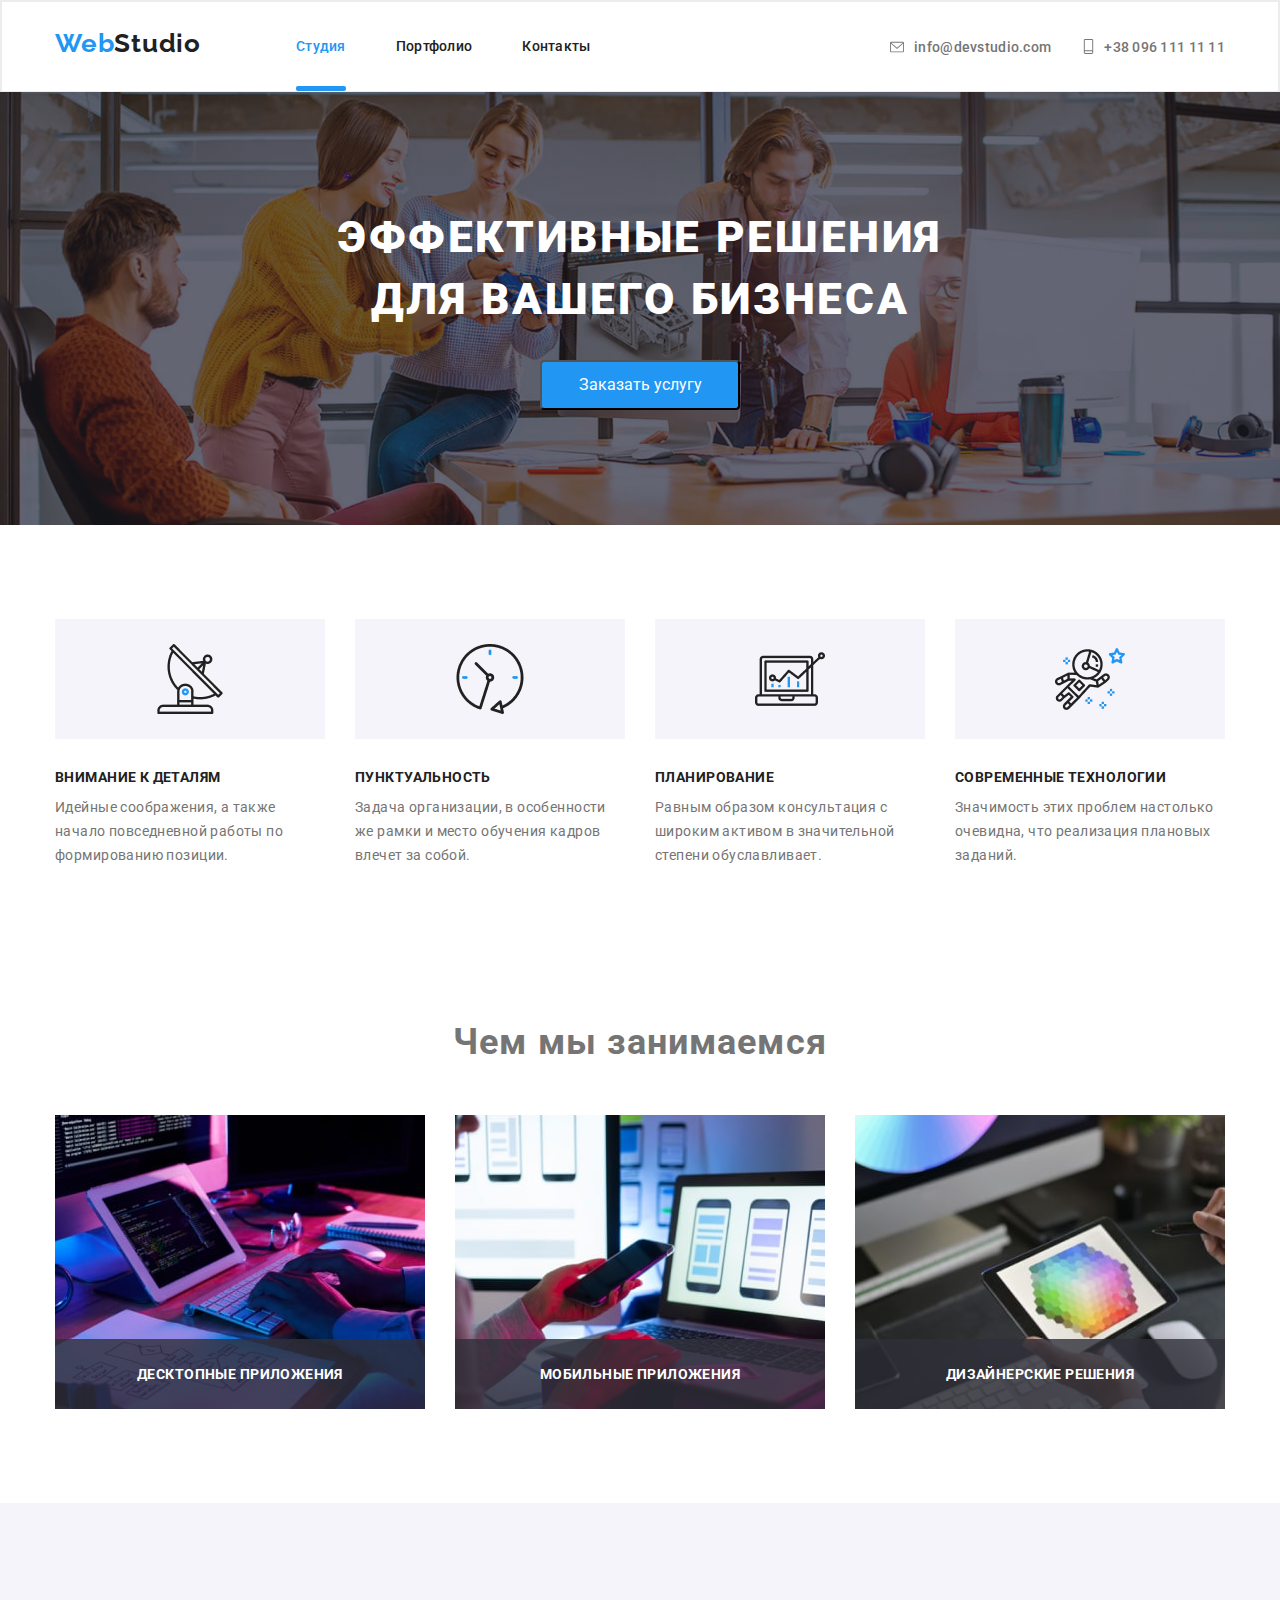
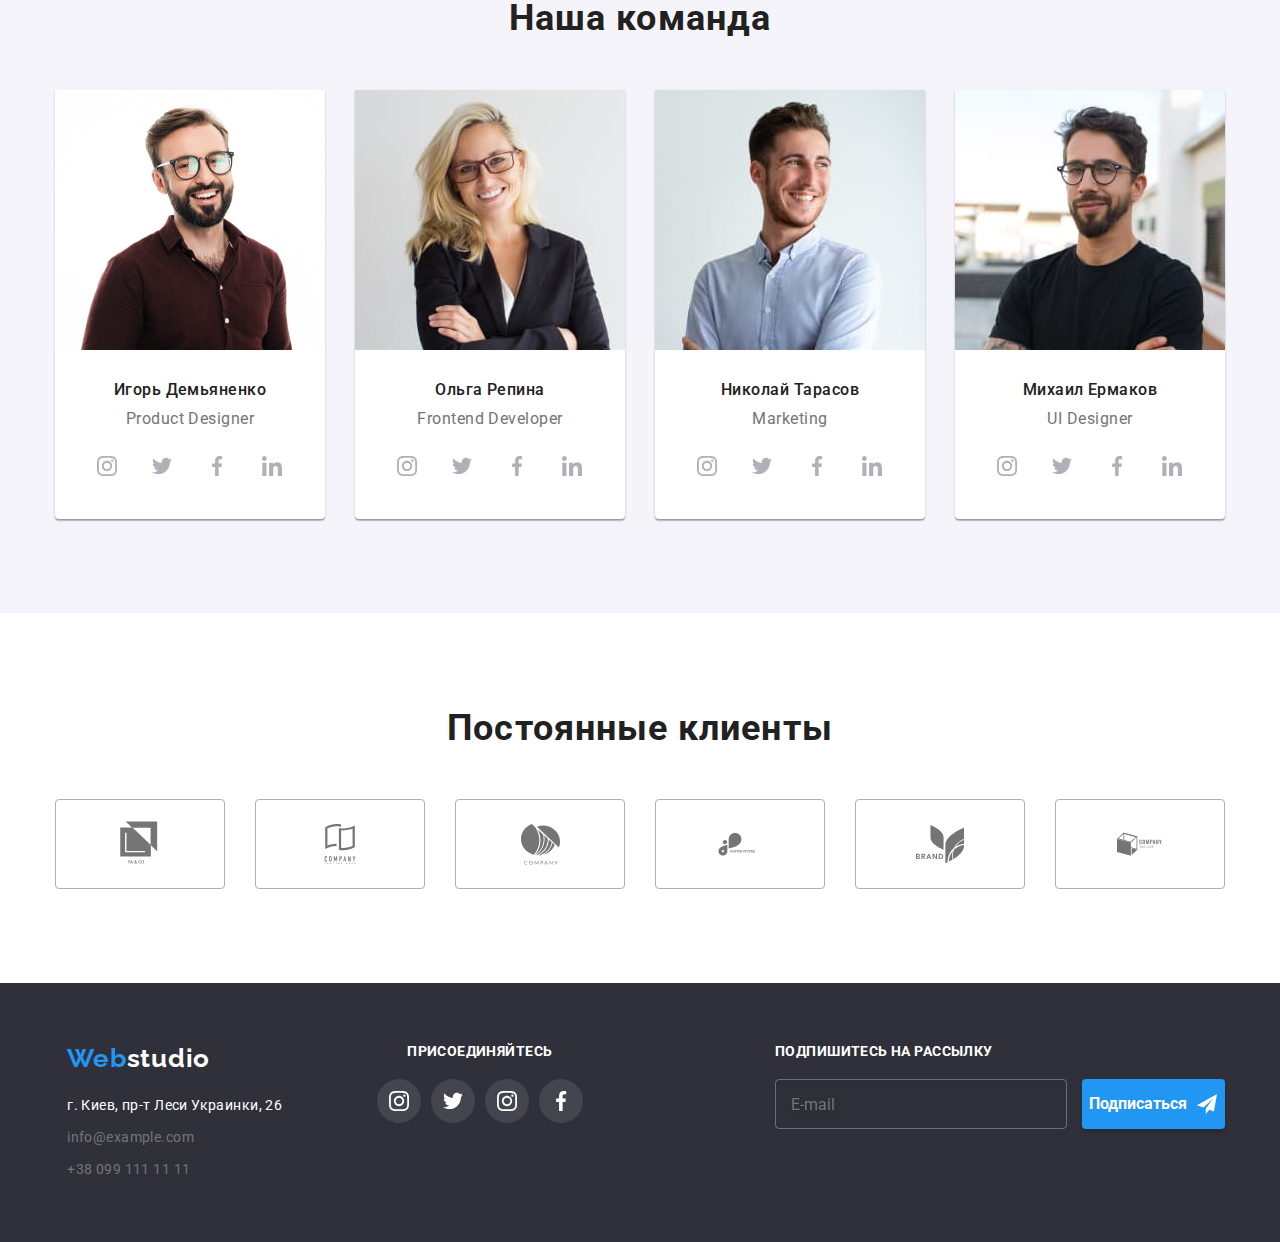
<file: index.html>
<!DOCTYPE html>
<html lang="en">
  <head>
    <meta charset="UTF-8" />
    <meta http-equiv="X-UA-Compatible" content="IE=edge" />
    <meta name="viewport" content="width=device-width, initial-scale=1.0" />
    <title>tech_html_hw</title>
    <link rel="preconnect" href="https://fonts.gstatic.com" />
    <link
      rel="stylesheet"
      href="https://cdnjs.cloudflare.com/ajax/libs/modern-normalize/1.0.0/modern-normalize.min.css"
    />
    <link
      href="https://fonts.googleapis.com/css2?family=Raleway:wght@700&family=Roboto:wght@400;500;700;900&display=swap"
      rel="stylesheet"
    />
    <link rel="stylesheet" href="./css/main.min.css" />
  </head>
  <body class="page">
    <!-- Header section -->

    <header class="page-header">
      <div class="container header-case">
        <a href="./index.html" class="logo">Web<span class="logo-2nd-part">Studio</span></a>
        <div class="mobile-menu" id="menu-container" data-menu>
          <nav class="navigation">
            <ul class="site-nav list">
              <li class="site-nav__item">
                <a href="./index.html" class="site-nav__link site-nav__link--current">Студия</a>
              </li>
              <li class="site-nav__item"><a href="./portfolio.html" class="site-nav__link">Портфолио</a></li>
              <li class="site-nav__item"><a href="" class="site-nav__link">Контакты</a></li>
            </ul>
          </nav>
          <div class="header-soc-case">
            <ul class="personal list">
              <li class="tel">
                <a href="tel:+380961111111" class="tel__link">
                  <svg class="tel__icon">
                    <use href="./images/sprite.svg#icon-phone"></use>
                  </svg>
                  +38 096 111 11 11
                </a>
              </li>
              <li class="mail">
                <a href="mailto:info@devstudio.com" class="mail__link">
                  <svg class="mail__icon">
                    <use href="./images/sprite.svg#icon-envelope"></use>
                  </svg>
                  info@devstudio.com
                </a>
              </li>
            </ul>
            <ul class="header-socials">
              <li class="header-socials__item">
                <a href="" class="header-socials__link">Instagram</a>
              </li>
              <li class="header-socials__item">
                <a href="" class="header-socials__link">Twitter</a>
              </li>
              <li class="header-socials__item">
                <a href="" class="header-socials__link">Facebook</a>
              </li>
              <li class="header-socials__item">
                <a href="" class="header-socials__link">LinkedIn</a>
              </li>
            </ul>
          </div>
        </div>
        <button
          type="button"
          class="header-menu-btn"
          aria-label="Переход мобильного меню"
          aria-expanded="false"
          data-menu-button
        >
          <svg class="header-menu-btn__svg" width="40" height="40">
            <use
              class="header-menu-btn__icon header-menu-btn__icon--cross"
              href="./images/sprite.svg#icon-close_40px"
            ></use>
            <use
              class="header-menu-btn__icon header-menu-btn__icon--menu"
              href="./images/sprite.svg#icon-menu_40px"
            ></use>
          </svg>
        </button>
      </div>
    </header>

    <!-- Main section -->

    <main>
      <section class="hero section">
        <div class="container">
          <h1 class="hero__title">Эффективные решения <br />для вашего бизнеса</h1>
          <button data-modal-open class="hero__btn">Заказать услугу</button>
        </div>
      </section>

      <section class="principles section">
        <div class="container">
          <h2 class="principles__title visually-hidden">Наши принципы</h2>
          <ul class="principe list grid">
            <li class="principe__item principe__item--sputnic grid__item">
              <h3 class="principe__title">Внимание к деталям</h3>
              <p class="principe__text">
                Идейные соображения, а также начало повседневной работы по формированию позиции.
              </p>
            </li>
            <li class="principe__item principe__item--clock grid__item">
              <h3 class="principe__title">Пунктуальность</h3>
              <p class="principe__text">
                Задача организации, в особенности же рамки и место обучения кадров влечет за собой.
              </p>
            </li>
            <li class="principe__item principe__item--pc grid__item">
              <h3 class="principe__title">Планирование</h3>
              <p class="principe__text">
                Равным образом консультация с широким активом в значительной степени обуславливает.
              </p>
            </li>
            <li class="principe__item principe__item--cosmonaut grid__item">
              <h3 class="principe__title">Современные технологии</h3>
              <p class="principe__text">Значимость этих проблем настолько очевидна, что реализация плановых заданий.</p>
            </li>
          </ul>
        </div>
      </section>

      <section class="our-work section">
        <div class="container">
          <h2 class="our-work__title">Чем мы занимаемся</h2>
          <ul class="work-list list grid">
            <li class="work-list__item grid__item">
              <div class="work-list__thumb">
                <picture>
                  <source
                    srcset="./images/our-works/desktop/note-1.jpg 1x, ./images/our-works/desktop/note-1-@2x.jpg 2x"
                  />
                  <img class="work-list__img" src="./images/our-works/alternative/note-1.jpg" alt="note1" width="370" />
                </picture>
                <div class="work-list__bg-box">
                  <p class="work-list__bg-txt">Десктопные приложения</p>
                </div>
              </div>
            </li>
            <li class="work-list__item grid__item">
              <div class="work-list__thumb">
                <picture>
                  <source
                    srcset="./images/our-works/desktop/note-2.jpg 1x, ./images/our-works/desktop/note-2-@2x.jpg 2x"
                  />
                  <img class="work-list__img" src="./images/our-works/alternative/note-2.jpg" alt="note1" width="370" />
                </picture>
                <div class="work-list__bg-box">
                  <p class="work-list__bg-txt">Мобильные приложения</p>
                </div>
              </div>
            </li>
            <li class="work-list__item grid__item">
              <div class="work-list__thumb">
                <picture>
                  <source
                    srcset="./images/our-works/desktop/note-3.jpg 1x, ./images/our-works/desktop/note-3-@2x.jpg 2x"
                  />
                  <img class="work-list__img" src="./images/our-works/alternative/note-3.jpg" alt="note1" width="370" />
                </picture>
                <div class="work-list__bg-box">
                  <p class="work-list__bg-txt">Дизайнерские решения</p>
                </div>
              </div>
            </li>
          </ul>
        </div>
      </section>

      <section class="team section">
        <div class="container">
          <h2 class="team__title">Наша команда</h2>
          <ul class="team-list list grid">
            <li class="team-list__item grid__item">
              <picture>
                <source
                  srcset="./images/team/desktop/worker-1-desk.jpg 1x, ./images/team/desktop/worker-1-@2x-desk.jpg 2x"
                  media="(min-width: 1200px)"
                />
                <source
                  srcset="./images/team/tablet/worker-1-tab.jpg 1x, ./images/team/tablet/worker-1-@2x-tab.jpg 2x"
                  media="(min-width: 768px)"
                />
                <source
                  srcset="./images/team/mobile/worker-1-mob.jpg 1x, ./images/team/mobile/worker-1-@2x-mob.jpg 2x"
                  media="(max-width: 767px)"
                />
                <img
                  class="team-list__image"
                  src="./images/team/alternative/worker1.jpg"
                  alt="Product Designer"
                  width="450"
                />
              </picture>
              <h3 class="team-list__title">Игорь Демьяненко</h3>
              <p class="team-list__text">Product Designer</p>
              <ul class="team-socials-list list">
                <li class="team-socials-list__item team-socials-list__item--mright">
                  <a href="" class="team-socials-list__link">
                    <svg class="team-socials-list__icon-insta" width="20px" height="20px">
                      <use href="./images/sprite.svg#icon-insta-worker"></use>
                    </svg>
                  </a>
                </li>
                <li class="team-socials-list__item team-socials-list__item--mright">
                  <a href="" class="team-socials-list__link">
                    <svg class="icon--workers" width="20px" height="20px">
                      <use href="./images/sprite.svg#icon-twitter-worker-nrm"></use>
                    </svg>
                  </a>
                </li>
                <li class="team-socials-list__item team-socials-list__item--mright">
                  <a href="" class="team-socials-list__link">
                    <svg class="icon--workers" width="20px" height="20px">
                      <use href="./images/sprite.svg#icon-facebook-worker"></use>
                    </svg>
                  </a>
                </li>
                <li class="team-socials-list__item">
                  <a href="" class="team-socials-list__link">
                    <svg class="icon--workers" width="20px" height="20px">
                      <use href="./images/sprite.svg#icon-linkedin-worker"></use>
                    </svg>
                  </a>
                </li>
              </ul>
            </li>
            <li class="team-list__item grid__item">
              <picture>
                <source
                  srcset="./images/team/desktop/worker-2-desk.jpg 1x, ./images/team/desktop/worker-2-@2x-desk.jpg 2x"
                  media="(min-width: 1200px)"
                />
                <source
                  srcset="./images/team/tablet/worker-2-tab.jpg 1x, ./images/team/tablet/worker-2-@2x-tab.jpg 2x"
                  media="(min-width: 768px)"
                />
                <source
                  srcset="./images/team/mobile/worker-2-mob.jpg 1x, ./images/team/mobile/worker-2-@2x-mob.jpg 2x"
                  media="(max-width: 767px)"
                />
                <img
                  class="team-list__image"
                  src="./images//team/alternative/worker2.jpg"
                  alt="Frontend Developer"
                  width="450"
                />
              </picture>

              <h3 class="team-list__title">Ольга Репина</h3>
              <p class="team-list__text">Frontend Developer</p>
              <ul class="team-socials-list list">
                <li class="team-socials-list__item team-socials-list__item--mright">
                  <a href="" class="team-socials-list__link">
                    <svg class="icon-insta-workers" width="20px" height="20px">
                      <use href="./images/sprite.svg#icon-insta-worker"></use>
                    </svg>
                  </a>
                </li>
                <li class="team-socials-list__item team-socials-list__item--mright">
                  <a href="" class="team-socials-list__link">
                    <svg class="icon--workers" width="20px" height="20px">
                      <use href="./images/sprite.svg#icon-twitter-worker-nrm"></use>
                    </svg>
                  </a>
                </li>
                <li class="team-socials-list__item team-socials-list__item--mright">
                  <a href="" class="team-socials-list__link">
                    <svg class="icon--workers" width="20px" height="20px">
                      <use href="./images/sprite.svg#icon-facebook-worker"></use>
                    </svg>
                  </a>
                </li>
                <li class="team-socials-list__item">
                  <a href="" class="team-socials-list__link">
                    <svg class="icon--workers" width="20px" height="20px">
                      <use href="./images/sprite.svg#icon-linkedin-worker"></use>
                    </svg>
                  </a>
                </li>
              </ul>
            </li>
            <li class="team-list__item grid__item">
              <picture>
                <source
                  srcset="./images/team/desktop/worker-3-desk.jpg 1x, ./images/team/desktop/worker-3-@2x-desk.jpg 2x"
                  media="(min-width: 1200px)"
                />
                <source
                  srcset="./images/team/tablet/worker-3-tab.jpg 1x, ./images/team/tablet/worker-3-@2x-tab.jpg 2x"
                  media="(min-width: 768px)"
                />
                <source
                  srcset="./images/team/mobile/worker-3-mob.jpg 1x, ./images/team/mobile/worker-3-@2x-mob.jpg 2x"
                  media="(max-width: 767px)"
                />
                <img class="team-list__image" src="./images/team/alternative/worker3.jpg" alt="Marketing" width="450" />
              </picture>

              <h3 class="team-list__title">Николай Тарасов</h3>
              <p class="team-list__text">Marketing</p>
              <ul class="team-socials-list list">
                <li class="team-socials-list__item team-socials-list__item--mright">
                  <a href="" class="team-socials-list__link">
                    <svg class="icon-insta-workers" width="20px" height="20px">
                      <use href="./images/sprite.svg#icon-insta-worker"></use>
                    </svg>
                  </a>
                </li>
                <li class="team-socials-list__item team-socials-list__item--mright">
                  <a href="" class="team-socials-list__link">
                    <svg class="icon--workers" width="20px" height="20px">
                      <use href="./images/sprite.svg#icon-twitter-worker-nrm"></use>
                    </svg>
                  </a>
                </li>
                <li class="team-socials-list__item team-socials-list__item--mright">
                  <a href="" class="team-socials-list__link">
                    <svg class="icon--workers" width="20px" height="20px">
                      <use href="./images/sprite.svg#icon-facebook-worker"></use>
                    </svg>
                  </a>
                </li>
                <li class="team-socials-list__item">
                  <a href="" class="team-socials-list__link">
                    <svg class="icon--workers" width="20px" height="20px">
                      <use href="./images/sprite.svg#icon-linkedin-worker"></use>
                    </svg>
                  </a>
                </li>
              </ul>
            </li>
            <li class="team-list__item grid__item">
              <picture>
                <source
                  srcset="./images/team/desktop/worker-4-desk.jpg 1x, ./images/team/desktop/worker-4-@2x-desk.jpg 2x"
                  media="(min-width: 1200px)"
                />
                <source
                  srcset="./images/team/tablet/worker-4-tab.jpg 1x, ./images/team/tablet/worker-4-@2x-tab.jpg 2x"
                  media="(min-width: 768px)"
                />
                <source
                  srcset="./images/team/mobile/worker-4-mob.jpg 1x, ./images/team/mobile/worker-4-@2x-mob.jpg 2x"
                  media="(max-width: 767px)"
                />
                <img
                  class="team-list__image"
                  src="./images/team/alternative/worker4.jpg"
                  alt="UI Designer"
                  width="450"
                />
              </picture>

              <h3 class="team-list__title">Михаил Ермаков</h3>
              <p class="team-list__text">UI Designer</p>
              <ul class="team-socials-list list">
                <li class="team-socials-list__item team-socials-list__item--mright">
                  <a href="" class="team-socials-list__link">
                    <svg class="icon-insta-workers" width="20px" height="20px">
                      <use href="./images/sprite.svg#icon-insta-worker"></use>
                    </svg>
                  </a>
                </li>
                <li class="team-socials-list__item team-socials-list__item--mright">
                  <a href="" class="team-socials-list__link">
                    <svg class="icon--workers" width="20px" height="20px">
                      <use href="./images/sprite.svg#icon-twitter-worker-nrm"></use>
                    </svg>
                  </a>
                </li>
                <li class="team-socials-list__item team-socials-list__item--mright">
                  <a href="" class="team-socials-list__link">
                    <svg class="icon--workers" width="20px" height="20px">
                      <use href="./images/sprite.svg#icon-facebook-worker"></use>
                    </svg>
                  </a>
                </li>
                <li class="team-socials-list__item">
                  <a href="" class="team-socials-list__link">
                    <svg class="icon--workers" width="20px" height="20px">
                      <use href="./images/sprite.svg#icon-linkedin-worker"></use>
                    </svg>
                  </a>
                </li>
              </ul>
            </li>
          </ul>
        </div>
      </section>

      <section class="clients section">
        <div class="container">
          <h2 class="clients__title">Постоянные клиенты</h2>
          <ul class="clients-list list grid">
            <li class="clients-list__item grid__item">
              <a href="" class="clients-list__link">
                <svg class="clients-list__icon clients-list_icon--first" width="45px" height="50px">
                  <use href="./images/sprite.svg#icon-client-1"></use>
                </svg>
              </a>
            </li>
            <li class="clients-list__item grid__item">
              <a href="" class="clients-list__link">
                <svg class="clients-list__icon clients-list_icon--scnd" width="40px" height="52px">
                  <use href="./images/sprite.svg#icon-client-2"></use>
                </svg>
              </a>
            </li>
            <li class="clients-list__item grid__item">
              <a href="" class="clients-list__link">
                <svg class="clients-list__icon clients-list_icon--thrd" width="41px" height="43px">
                  <use href="./images/sprite.svg#icon-client-3"></use>
                </svg>
              </a>
            </li>
            <li class="clients-list__item grid__item">
              <a href="" class="clients-list__link">
                <svg class="clients-list__icon clients-list_icon--fth" width="80px" height="43px">
                  <use href="./images/sprite.svg#icon-client-4"></use>
                </svg>
              </a>
            </li>
            <li class="clients-list__item grid__item">
              <a href="" class="clients-list__link">
                <svg class="clients-list__icon clients-list_icon--fifth" width="60px" height="48px">
                  <use href="./images/sprite.svg#icon-client-5"></use>
                </svg>
              </a>
            </li>
            <li class="clients-list__item grid__item">
              <a href="" class="clients-list__link">
                <svg class="clients-list__icon grid-item" width="89px" height="45px">
                  <use href="./images/sprite.svg#icon-client-6"></use>
                </svg>
              </a>
            </li>
          </ul>
        </div>
      </section>

      <div class="backdrop is-hidden" data-modal>
        <div class="modal">
          <button data-modal-close class="cloze-hero-modal-btn">
            <svg class="md-close-btn__icon" width="11" height="11">
              <use href="./images/sprite.svg#icon-close-black"></use>
            </svg>
          </button>

          <form class="callback-form">
            <p class="callback-form__title">Оставьте свои данные, мы вам перезвоним</p>

            <label class="callback-form-field">
              <span class="callback-form-field__label-txt">Имя</span>
              <input class="callback-form-field__input" type="text" name="user-name" id="user-name" />
              <span class="callback-form-field__icon">
                <svg class="callback-form-field__input-icon" width="12" height="12">
                  <use href="./images/sprite.svg#icon-person-black"></use>
                </svg>
              </span>
            </label>

            <label class="callback-form-field">
              <span class="callback-form-field__label-txt">Телефон</span>
              <input class="callback-form-field__input" type="tel" name="tel" id="tel" />
              <span class="callback-form-field__icon">
                <svg class="callback-form-field__input-icon" width="12" height="12">
                  <use href="./images/sprite.svg#icon-phone-black"></use>
                </svg>
              </span>
            </label>

            <label class="callback-form-field">
              <span class="callback-form-field__label-txt">Почта</span>
              <input class="callback-form-field__input" type="email" name="email" id="email" />
              <span class="callback-form-field__icon">
                <svg class="callback-form-field__input-icon" width="12" height="12">
                  <use href="./images/sprite.svg#icon-email-black"></use>
                </svg>
              </span>
            </label>

            <label class="callback-form-field">
              <span class="callback-form-field__feedback">Комментарий</span>
              <textarea
                class="callback-form-field__textarea"
                name="feedback"
                id="feedback"
                rows="6"
                placeholder="Введите текст"
              ></textarea>
            </label>

            <label class="callback-form-license">
              <input
                class="callback-form-license__check-original"
                type="checkbox"
                name="license"
                id="license"
                value="license"
              />
              <span class="callback-form-license__check-custom"></span>
              <span class="callback-form-license__check-txt">Соглашаюсь с рассылкой и принимаю</span>
              <a href="" class="callback-form-license__link">Условия договора</a>
            </label>

            <div class="md-submit-btn-box">
              <button type="submit" class="md-submit-btn">Отправить</button>
            </div>
          </form>
        </div>
      </div>
    </main>

    <!-- Footer section -->

    <footer class="footer">
      <div class="container footer-case">
        <div class="tablet-case">
          <address class="footer-address">
            <a href="./index.html" class="footer-address__logo"
              >Web<span class="footer-address__logo--part">studio</span></a
            >
            <p class="footer-address__text">г. Киев, пр-т Леси Украинки, 26</p>
            <ul class="footer-address__list list">
              <li>
                <a href="mailto:info@example.com" class="footer-address__item footer-address__item--mbottom"
                  >info@example.com</a
                >
              </li>
              <li><a href="tel:+380991111111" class="footer-address__item">+38 099 111 11 11</a></li>
            </ul>
          </address>

          <div class="footer-socials">
            <h3 class="footer-socials__title">Присоединяйтесь</h3>
            <ul class="footer-socials-list list">
              <li class="footer-socials-list__item icon-insta footer-socials-list__item--mright">
                <a href="" class="footer-socials-list__link">
                  <svg class="footer-socials-list__icon" width="20" height="20">
                    <use href="./images/sprite.svg#icon-instagram-footer"></use>
                  </svg>
                </a>
              </li>
              <li class="footer-socials-list__item icon-twitter footer-socials-list__item--mright">
                <a href="" class="footer-socials-list__link">
                  <svg class="footer-socials-list__icon" width="20" height="20">
                    <use href="./images/sprite.svg#icon-twitter-footer"></use>
                  </svg>
                </a>
              </li>
              <li class="footer-socials-list__item icon-facebook footer-socials-list__item--mright">
                <a href="" class="footer-socials-list__link">
                  <svg class="footer-socials-list__icon" width="20" height="20">
                    <use href="./images/sprite.svg#icon-instagram-footer"></use>
                  </svg>
                </a>
              </li>
              <li class="footer-socials-list__item icon-linkin">
                <a href="" class="footer-socials-list__link">
                  <svg class="footer-socials-list__icon" width="20" height="20">
                    <use href="./images/sprite.svg#icon-facebook-footer"></use>
                  </svg>
                </a>
              </li>
            </ul>
          </div>
        </div>
        <form class="footer-form">
          <div class="footer-form__field">
            <h3 class="footer-form__title">Подпишитесь на рассылку</h3>
            <div class="footer-form__input-box">
              <input type="email" name="mail" class="footer-form__input" placeholder="E-mail" />
              <button type="submit" class="footer-form__submit">
                Подписаться
                <svg class="footer-form__submit-btn-icon" width="20" height="20">
                  <use href="./images/sprite.svg#icon-icon-send"></use>
                </svg>
              </button>
            </div>
          </div>
        </form>
      </div>
    </footer>

    <script src="./js/menu.js"></script>
    <script src="./js/modal.js"></script>
  </body>
</html>
</file>
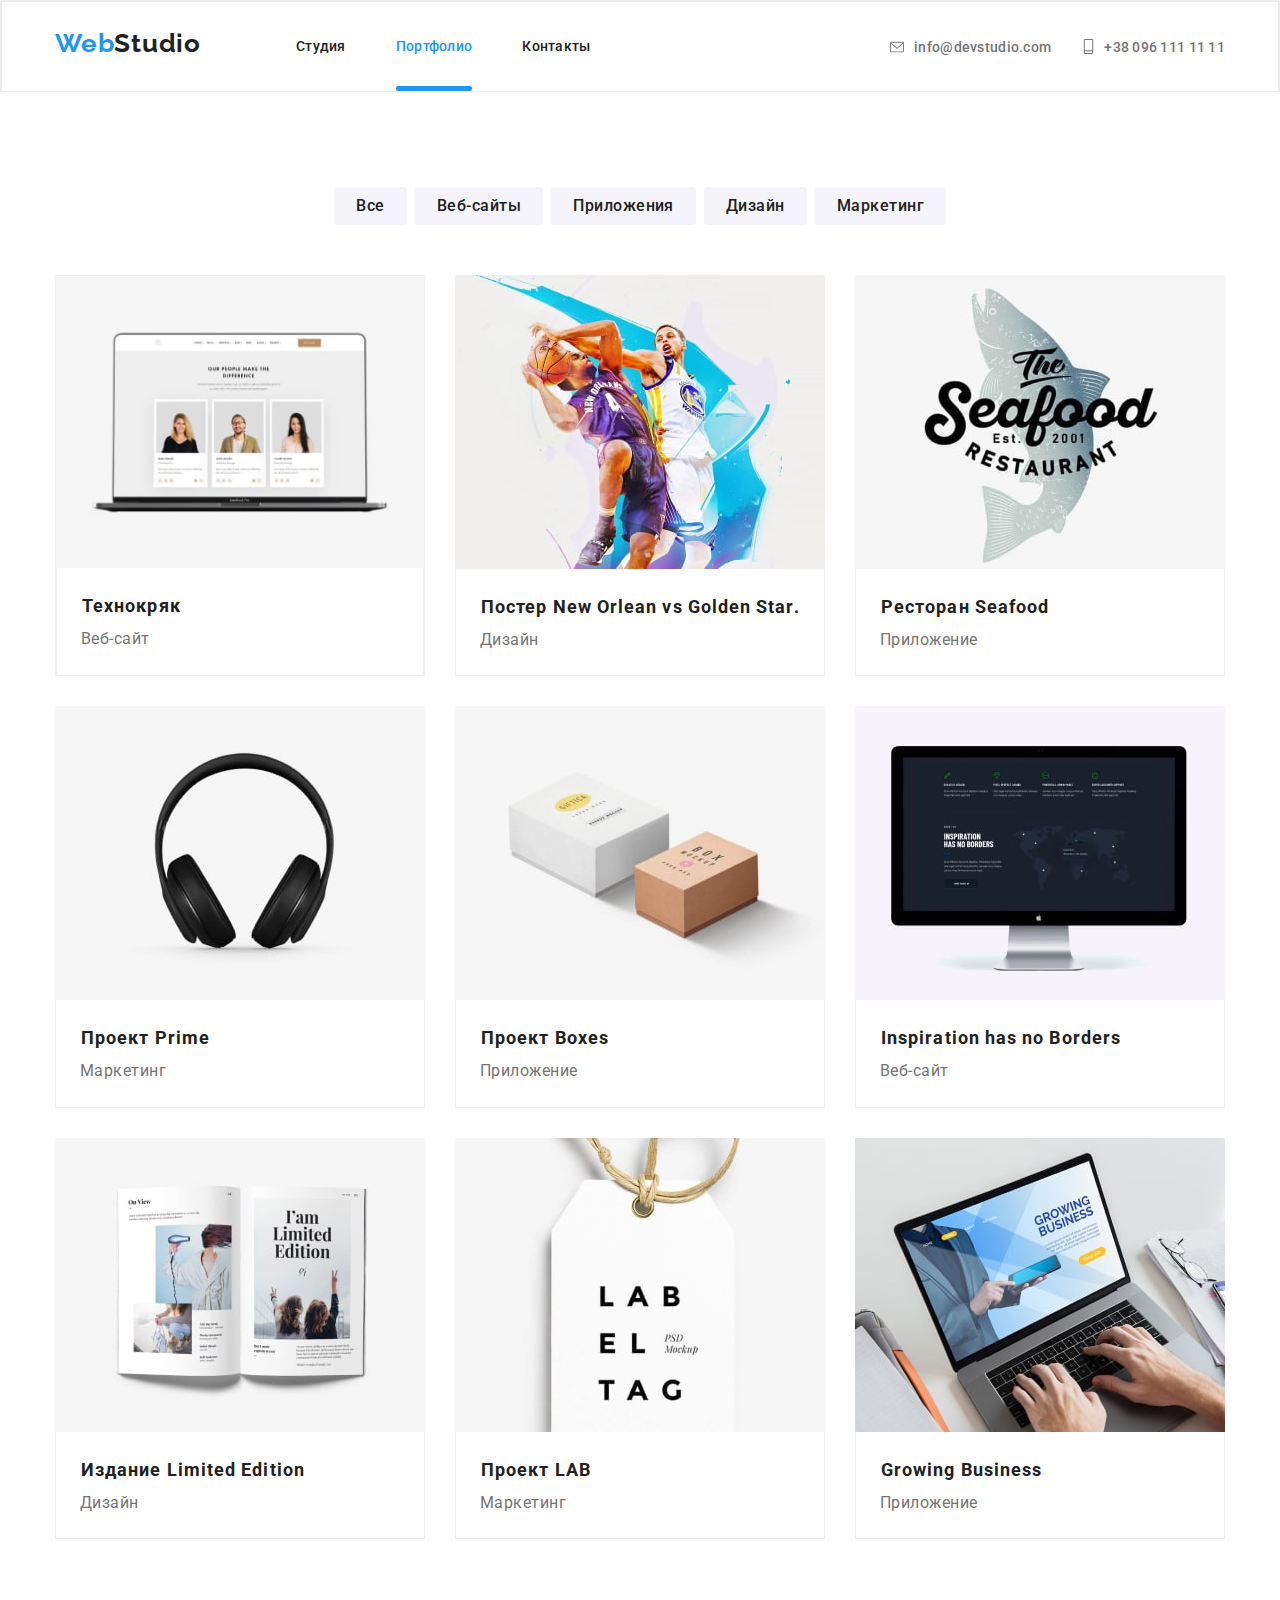
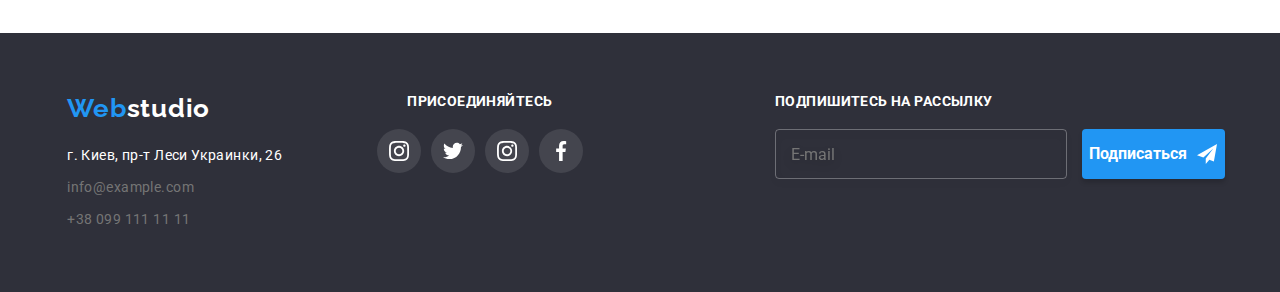
<file: portfolio.html>
<!DOCTYPE html>
<html lang="en">
  <head>
    <meta charset="UTF-8" />
    <meta http-equiv="X-UA-Compatible" content="IE=edge" />
    <meta name="viewport" content="width=device-width, initial-scale=1.0" />
    <title>Portfolio</title>
    <link rel="preconnect" href="https://fonts.gstatic.com" />
    <link
      rel="stylesheet"
      href="https://cdnjs.cloudflare.com/ajax/libs/modern-normalize/1.0.0/modern-normalize.min.css"
    />
    <link
      href="https://fonts.googleapis.com/css2?family=Raleway:wght@700&family=Roboto:wght@400;500;700;900&display=swap"
      rel="stylesheet"
    />
    <link rel="stylesheet" href="./css/portfolio.min.css" />
  </head>
  <body class="portfolio-page">
    <!-- Header section -->

    <header class="page-header">
      <div class="container header-case">
        <a href="./index.html" class="logo">Web<span class="logo-2nd-part">Studio</span></a>
        <div class="mobile-menu" id="menu-container" data-menu>
          <nav class="navigation">
            <ul class="site-nav list">
              <li class="site-nav__item">
                <a href="./index.html" class="site-nav__link">Студия</a>
              </li>
              <li class="site-nav__item">
                <a href="./portfolio.html" class="site-nav__link site-nav__link--current">Портфолио</a>
              </li>
              <li class="site-nav__item"><a href="" class="site-nav__link">Контакты</a></li>
            </ul>
          </nav>
          <ul class="personal list">
            <li class="tel">
              <a href="tel:+380961111111" class="tel__link">
                <svg class="tel__icon">
                  <use href="./images/sprite.svg#icon-phone"></use>
                </svg>
                +38 096 111 11 11
              </a>
            </li>
            <li class="mail">
              <a href="mailto:info@devstudio.com" class="mail__link">
                <svg class="mail__icon">
                  <use href="./images/sprite.svg#icon-envelope"></use>
                </svg>
                info@devstudio.com
              </a>
            </li>
          </ul>
          <ul class="header-socials">
            <li class="header-socials__item">
              <a href="" class="header-socials__link">Instagram</a>
            </li>
            <li class="header-socials__item">
              <a href="" class="header-socials__link">Twitter</a>
            </li>
            <li class="header-socials__item">
              <a href="" class="header-socials__link">Facebook</a>
            </li>
            <li class="header-socials__item">
              <a href="" class="header-socials__link">LinkedIn</a>
            </li>
          </ul>
        </div>
        <button
          type="button"
          class="header-menu-btn"
          aria-label="Переход мобильного меню"
          aria-expanded="false"
          data-menu-button
        >
          <svg class="header-menu-btn__svg" width="40" height="40">
            <use
              class="header-menu-btn__icon header-menu-btn__icon--cross"
              href="/images/sprite.svg#icon-close_40px"
            ></use>
            <use
              class="header-menu-btn__icon header-menu-btn__icon--menu"
              href="/images/sprite.svg#icon-menu_40px"
            ></use>
          </svg>
        </button>
      </div>
    </header>

    <!-- Main section -->

    <main class="main-section">
      <div class="container">
        <div class="portfolio-filters">
          <ul class="portfolio-filters__list list">
            <li class="portfolio-filters__item"><a href="" class="portfolio-filters__button">Все</a></li>
            <li class="portfolio-filters__item"><a href="" class="portfolio-filters__button">Веб-сайты</a></li>
            <li class="portfolio-filters__item"><a href="" class="portfolio-filters__button">Приложения</a></li>
            <li class="portfolio-filters__item"><a href="" class="portfolio-filters__button">Дизайн</a></li>
            <li class="portfolio-filters__item"><a href="" class="portfolio-filters__button">Маркетинг</a></li>
          </ul>
        </div>
        <div class="projects section">
          <h1 class="projects__title visually-hidden">Projects</h1>
          <ul class="project-list list grid">
            <li class="project-list__card tab-border grid__item">
              <a class="project-list__link" href="">
                <div class="project-list__thumb">
                  <picture>
                    <source
                      srcset="
                        ./images/portfolio/desktop/card-1-desk.jpg    1x,
                        ./images/portfolio/desktop/card1-@2x-desk.jpg 2x
                      "
                      media="(min-width: 1200px)"
                    />
                    <source
                      srcset="
                        ./images/portfolio/tablet/card-1-tab.jpg    1x,
                        ./images/portfolio/tablet/card1-@2x-tab.jpg 2x
                      "
                      media="(min-width: 768px)"
                    />
                    <source
                      srcset="
                        ./images/portfolio/mobile/card-1-mob.jpg    1x,
                        ./images/portfolio/mobile/card1-@2x-mob.jpg 2x
                      "
                      media="(max-width: 767px)"
                    />
                    <img
                      class="project-list__img"
                      src="./images/portfolio/alternative/project1.jpg"
                      alt="project1"
                      width="450"
                    />
                  </picture>

                  <div class="project-list__txt">
                    <p>
                      Технокряк это современная площадка распространения коронавируса. Компании используют эту платформу
                      для цифрового шпионажа и атак на защищённые сервера конкурентов.
                    </p>
                  </div>
                </div>
                <div class="project-list-bot-box tab-border__box">
                  <h2 class="project-list-bot-box__title">Технокряк</h2>
                  <p class="project-list-bot-box__works">Веб-сайт</p>
                </div>
              </a>
            </li>
            <li class="project-list__card grid__item">
              <a class="project-list__link" href="">
                <div class="project-list__thumb">
                  <picture>
                    <source
                      srcset="
                        ./images/portfolio/desktop/card-2-desk.jpg    1x,
                        ./images/portfolio/desktop/card2-@2x-desk.jpg 2x
                      "
                      media="(min-width: 1200px)"
                    />
                    <source
                      srcset="
                        ./images/portfolio/tablet/card-2-tab.jpg    1x,
                        ./images/portfolio/tablet/card2-@2x-tab.jpg 2x
                      "
                      media="(min-width: 768px)"
                    />
                    <source
                      srcset="
                        ./images/portfolio/mobile/card-2-mob.jpg    1x,
                        ./images/portfolio/mobile/card2-@2x-mob.jpg 2x
                      "
                      media="(max-width: 767px)"
                    />
                    <img
                      class="project-list__img"
                      src="./images/portfolio/alternative/project2.jpg"
                      alt="project1"
                      width="450"
                    />
                  </picture>

                  <div class="project-list__txt">
                    <p>
                      Технокряк это современная площадка распространения коронавируса. Компании используют эту платформу
                      для цифрового шпионажа и атак на защищённые сервера конкурентов.
                    </p>
                  </div>
                </div>
                <div class="project-list-bot-box">
                  <h2 class="project-list-bot-box__title big">Постер New Orlean vs Golden Star.</h2>
                  <p class="project-list-bot-box__works">Дизайн</p>
                </div>
              </a>
            </li>
            <li class="project-list__card grid__item">
              <a class="project-list__link" href="">
                <div class="project-list__thumb">
                  <picture>
                    <source
                      srcset="
                        ./images/portfolio/desktop/card-3-desk.jpg    1x,
                        ./images/portfolio/desktop/card3-@2x-desk.jpg 2x
                      "
                      media="(min-width: 1200px)"
                    />
                    <source
                      srcset="
                        ./images/portfolio/tablet/card-3-tab.jpg    1x,
                        ./images/portfolio/tablet/card3-@2x-tab.jpg 2x
                      "
                      media="(min-width: 768px)"
                    />
                    <source
                      srcset="
                        ./images/portfolio/mobile/card-3-mob.jpg    1x,
                        ./images/portfolio/mobile/card3-@2x-mob.jpg 2x
                      "
                      media="(max-width: 767px)"
                    />
                    <img
                      class="project-list__img"
                      src="./images/portfolio/alternative/project3.jpg"
                      alt="project1"
                      width="450"
                    />
                  </picture>
                  <div class="project-list__txt">
                    <p>
                      Технокряк это современная площадка распространения коронавируса. Компании используют эту платформу
                      для цифрового шпионажа и атак на защищённые сервера конкурентов.
                    </p>
                  </div>
                </div>
                <div class="project-list-bot-box">
                  <h2 class="project-list-bot-box__title">Ресторан Seafood</h2>
                  <p class="project-list-bot-box__works">Приложение</p>
                </div>
              </a>
            </li>
            <li class="project-list__card grid__item">
              <a class="project-list__link" href="">
                <div class="project-list__thumb">
                  <picture>
                    <source
                      srcset="
                        ./images/portfolio/desktop/card-4-desk.jpg    1x,
                        ./images/portfolio/desktop/card4-@2x-desk.jpg 2x
                      "
                      media="(min-width: 1200px)"
                    />
                    <source
                      srcset="
                        ./images/portfolio/tablet/card-4-tab.jpg    1x,
                        ./images/portfolio/tablet/card4-@2x-tab.jpg 2x
                      "
                      media="(min-width: 768px)"
                    />
                    <source
                      srcset="
                        ./images/portfolio/mobile/card-4-mob.jpg    1x,
                        ./images/portfolio/mobile/card4-@2x-mob.jpg 2x
                      "
                      media="(max-width: 767px)"
                    />
                    <img
                      class="project-list__img"
                      src="./images/portfolio/alternative/project4.jpg"
                      alt="project1"
                      width="450"
                    />
                  </picture>
                  <div class="project-list__txt">
                    <p>
                      Технокряк это современная площадка распространения коронавируса. Компании используют эту платформу
                      для цифрового шпионажа и атак на защищённые сервера конкурентов.
                    </p>
                  </div>
                </div>
                <div class="project-list-bot-box">
                  <h2 class="project-list-bot-box__title">Проект Prime</h2>
                  <p class="project-list-bot-box__works">Маркетинг</p>
                </div>
              </a>
            </li>
            <li class="project-list__card grid__item">
              <a class="project-list__link" href="">
                <div class="project-list__thumb">
                  <picture>
                    <source
                      srcset="
                        ./images/portfolio/desktop/card-5-desk.jpg    1x,
                        ./images/portfolio/desktop/card5-@2x-desk.jpg 2x
                      "
                      media="(min-width: 1200px)"
                    />
                    <source
                      srcset="
                        ./images/portfolio/tablet/card-5-tab.jpg    1x,
                        ./images/portfolio/tablet/card5-@2x-tab.jpg 2x
                      "
                      media="(min-width: 768px)"
                    />
                    <source
                      srcset="
                        ./images/portfolio/mobile/card-5-mob.jpg    1x,
                        ./images/portfolio/mobile/card5-@2x-mob.jpg 2x
                      "
                      media="(max-width: 767px)"
                    />
                    <img
                      class="project-list__img"
                      src="./images/portfolio/alternative/project5.jpg"
                      alt="project1"
                      width="450"
                    />
                  </picture>
                  <div class="project-list__txt">
                    <p>
                      Технокряк это современная площадка распространения коронавируса. Компании используют эту платформу
                      для цифрового шпионажа и атак на защищённые сервера конкурентов.
                    </p>
                  </div>
                </div>
                <div class="project-list-bot-box">
                  <h2 class="project-list-bot-box__title">Проект Boxes</h2>
                  <p class="project-list-bot-box__works">Приложение</p>
                </div>
              </a>
            </li>
            <li class="project-list__card grid__item">
              <a class="project-list__link" href="">
                <div class="project-list__thumb">
                  <picture>
                    <source
                      srcset="
                        ./images/portfolio/desktop/card-6-desk.jpg    1x,
                        ./images/portfolio/desktop/card6-@2x-desk.jpg 2x
                      "
                      media="(min-width: 1200px)"
                    />
                    <source
                      srcset="
                        ./images/portfolio/tablet/card-6-tab.jpg    1x,
                        ./images/portfolio/tablet/card6-@2x-tab.jpg 2x
                      "
                      media="(min-width: 768px)"
                    />
                    <source
                      srcset="
                        ./images/portfolio/mobile/card-6-mob.jpg    1x,
                        ./images/portfolio/mobile/card6-@2x-mob.jpg 2x
                      "
                      media="(max-width: 767px)"
                    />
                    <img
                      class="project-list__img"
                      src="./images/portfolio/alternative/project6.jpg"
                      alt="project1"
                      width="450"
                    />
                  </picture>
                  <div class="project-list__txt">
                    <p>
                      Технокряк это современная площадка распространения коронавируса. Компании используют эту платформу
                      для цифрового шпионажа и атак на защищённые сервера конкурентов.
                    </p>
                  </div>
                </div>
                <div class="project-list-bot-box">
                  <h2 class="project-list-bot-box__title">Inspiration has no Borders</h2>
                  <p class="project-list-bot-box__works">Веб-сайт</p>
                </div>
              </a>
            </li>
            <li class="project-list__card grid__item">
              <a class="project-list__link" href="">
                <div class="project-list__thumb">
                  <picture>
                    <source
                      srcset="
                        ./images/portfolio/desktop/card-7-desk.jpg    1x,
                        ./images/portfolio/desktop/card7-@2x-desk.jpg 2x
                      "
                      media="(min-width: 1200px)"
                    />
                    <source
                      srcset="
                        ./images/portfolio/tablet/card-7-tab.jpg    1x,
                        ./images/portfolio/tablet/card7-@2x-tab.jpg 2x
                      "
                      media="(min-width: 768px)"
                    />
                    <source
                      srcset="
                        ./images/portfolio/mobile/card-7-mob.jpg    1x,
                        ./images/portfolio/mobile/card7-@2x-mob.jpg 2x
                      "
                      media="(max-width: 767px)"
                    />
                    <img
                      class="project-list__img"
                      src="./images/portfolio/alternative/project7.jpg"
                      alt="project1"
                      width="450"
                    />
                  </picture>
                  <div class="project-list__txt">
                    <p>
                      Технокряк это современная площадка распространения коронавируса. Компании используют эту платформу
                      для цифрового шпионажа и атак на защищённые сервера конкурентов.
                    </p>
                  </div>
                </div>
                <div class="project-list-bot-box">
                  <h2 class="project-list-bot-box__title">Издание Limited Edition</h2>
                  <p class="project-list-bot-box__works">Дизайн</p>
                </div>
              </a>
            </li>
            <li class="project-list__card grid__item">
              <a class="project-list__link" href="">
                <div class="project-list__thumb">
                  <picture>
                    <source
                      srcset="
                        ./images/portfolio/desktop/card-8-desk.jpg    1x,
                        ./images/portfolio/desktop/card8-@2x-desk.jpg 2x
                      "
                      media="(min-width: 1200px)"
                    />
                    <source
                      srcset="
                        ./images/portfolio/tablet/card-8-tab.jpg    1x,
                        ./images/portfolio/tablet/card8-@2x-tab.jpg 2x
                      "
                      media="(min-width: 768px)"
                    />
                    <source
                      srcset="
                        ./images/portfolio/mobile/card-8-mob.jpg    1x,
                        ./images/portfolio/mobile/card8-@2x-mob.jpg 2x
                      "
                      media="(max-width: 767px)"
                    />
                    <img
                      class="project-list__img"
                      src="./images/portfolio/alternative/project8.jpg"
                      alt="project1"
                      width="450"
                    />
                  </picture>
                  <div class="project-list__txt">
                    <p>
                      Технокряк это современная площадка распространения коронавируса. Компании используют эту платформу
                      для цифрового шпионажа и атак на защищённые сервера конкурентов.
                    </p>
                  </div>
                </div>
                <div class="project-list-bot-box">
                  <h2 class="project-list-bot-box__title">Проект LAB</h2>
                  <p class="project-list-bot-box__works">Маркетинг</p>
                </div>
              </a>
            </li>
            <li class="project-list__card grid__item">
              <a class="project-list__link" href="">
                <div class="project-list__thumb">
                  <picture>
                    <source
                      srcset="
                        ./images/portfolio/desktop/card-9-desk.jpg    1x,
                        ./images/portfolio/desktop/card9-@2x-desk.jpg 2x
                      "
                      media="(min-width: 1200px)"
                    />
                    <source
                      srcset="
                        ./images/portfolio/tablet/card-9-tab.jpg    1x,
                        ./images/portfolio/tablet/card9-@2x-tab.jpg 2x
                      "
                      media="(min-width: 768px)"
                    />
                    <source
                      srcset="
                        ./images/portfolio/mobile/card-9-mob.jpg    1x,
                        ./images/portfolio/mobile/card9-@2x-mob.jpg 2x
                      "
                      media="(max-width: 767px)"
                    />
                    <img
                      class="project-list__img"
                      src="./images/portfolio/alternative/project9.jpg"
                      alt="project1"
                      width="450"
                    />
                  </picture>
                  <div class="project-list__txt">
                    <p>
                      Технокряк это современная площадка распространения коронавируса. Компании используют эту платформу
                      для цифрового шпионажа и атак на защищённые сервера конкурентов.
                    </p>
                  </div>
                </div>
                <div class="project-list-bot-box">
                  <h2 class="project-list-bot-box__title">Growing Business</h2>
                  <p class="project-list-bot-box__works">Приложение</p>
                </div>
              </a>
            </li>
          </ul>
        </div>
      </div>
    </main>

    <!-- Footer section -->

    <footer class="footer">
      <div class="container footer-case">
        <div class="tablet-case">
          <address class="footer-address">
            <a href="./index.html" class="footer-address__logo"
              >Web<span class="footer-address__logo--part">studio</span></a
            >
            <p class="footer-address__text">г. Киев, пр-т Леси Украинки, 26</p>
            <ul class="footer-address__list list">
              <li>
                <a href="mailto:info@example.com" class="footer-address__item footer-address__item--mbottom"
                  >info@example.com</a
                >
              </li>
              <li><a href="tel:+380991111111" class="footer-address__item">+38 099 111 11 11</a></li>
            </ul>
          </address>

          <div class="footer-socials">
            <h3 class="footer-socials__title">Присоединяйтесь</h3>
            <ul class="footer-socials-list list">
              <li class="footer-socials-list__item icon-insta footer-socials-list__item--mright">
                <a href="" class="footer-socials-list__link">
                  <svg class="footer-socials-list__icon" width="20" height="20">
                    <use href="./images/sprite.svg#icon-instagram-footer"></use>
                  </svg>
                </a>
              </li>
              <li class="footer-socials-list__item icon-twitter footer-socials-list__item--mright">
                <a href="" class="footer-socials-list__link">
                  <svg class="footer-socials-list__icon" width="20" height="20">
                    <use href="./images/sprite.svg#icon-twitter-footer"></use>
                  </svg>
                </a>
              </li>
              <li class="footer-socials-list__item icon-facebook footer-socials-list__item--mright">
                <a href="" class="footer-socials-list__link">
                  <svg class="footer-socials-list__icon" width="20" height="20">
                    <use href="./images/sprite.svg#icon-instagram-footer"></use>
                  </svg>
                </a>
              </li>
              <li class="footer-socials-list__item icon-linkin">
                <a href="" class="footer-socials-list__link">
                  <svg class="footer-socials-list__icon" width="20" height="20">
                    <use href="./images/sprite.svg#icon-facebook-footer"></use>
                  </svg>
                </a>
              </li>
            </ul>
          </div>
        </div>
        <form class="footer-form">
          <div class="footer-form__field">
            <h3 class="footer-form__title">Подпишитесь на рассылку</h3>
            <div class="footer-form__input-box">
              <input type="email" name="mail" class="footer-form__input" placeholder="E-mail" />
              <button type="submit" class="footer-form__submit">
                Подписаться
                <svg class="footer-form__submit-btn-icon" width="20" height="20">
                  <use href="./images/sprite.svg#icon-icon-send"></use>
                </svg>
              </button>
            </div>
          </div>
        </form>
      </div>
    </footer>
    <script src="./js/menu.js"></script>
  </body>
</html>
</file>
<file: css/main.min.css>
:root{--grid-item: 1}html{-webkit-box-sizing:border-box;box-sizing:border-box}*,*::before,*::after{-webkit-box-sizing:inherit;box-sizing:inherit}.page{margin:0;font-family:Roboto, sans-serif;background-color:#fff;color:#757575}body.modal-open{overflow:hidden}.visually-hidden{position:absolute !important;clip:rect(1px 1px 1px 1px);clip:rect(1px, 1px, 1px, 1px);padding:0 !important;border:0 !important;height:1px !important;width:1px !important;overflow:hidden}.container{width:100%;margin-left:auto;margin-right:auto;padding-left:15px;padding-right:15px}@media screen and (min-width: 480px){.container{max-width:480px}}@media screen and (min-width: 768px){.container{max-width:768px}}@media screen and (min-width: 1200px){.container{max-width:1200px}}.section{padding-top:60px;padding-bottom:60px}@media screen and (min-width: 1200px){.section{padding-top:94px;padding-bottom:94px}}h1,h2,h3,h4,h5,h6,p,ul{margin-top:0;margin-bottom:0}h2{color:var(--title-text-color);font-weight:700;font-size:36px;line-height:1.2;letter-spacing:0.03em}ul{-webkit-padding-start:0;padding-inline-start:0}a{outline:none;margin:0;text-decoration:none}a:focus{outline:1px solid var(--main-text-color);text-decoration:none}.list{list-style:none}img{display:block;max-width:100%}.grid{display:-webkit-box;display:-ms-flexbox;display:flex;-ms-flex-wrap:wrap;flex-wrap:wrap;margin-left:-30px;margin-top:-30px}.grid__item{-ms-flex-preferred-size:calc((100% - 30px * var(--grid__item)) / var(--grid__item));flex-basis:calc((100% - 30px * var(--grid__item)) / var(--grid__item));margin-left:30px;margin-top:30px}.site-nav,.personal,.header-socials,.principe{list-style:none}.page-header{position:relative;border:2px solid #ececec}@media screen and (min-width: 768px){.page-header{margin-right:auto;margin-left:auto}}@media screen and (min-width: 1200px){.page-header{border-bottom:1px solid #ececec}}.header-case{position:relative;display:-webkit-box;display:-ms-flexbox;display:flex;-webkit-box-align:center;-ms-flex-align:center;align-items:center;-webkit-box-pack:justify;-ms-flex-pack:justify;justify-content:space-between}@media screen and (min-width: 768px){.header-case{padding:0 15px 0 15px}}.logo{display:block;padding-top:22px;padding-bottom:27px;color:#2196f3;font-family:Raleway;font-weight:700;font-size:26px;line-height:1.2;letter-spacing:0.03em;text-decoration:none}.logo-2nd-part{color:#212121;font-family:Raleway;font-weight:700;font-size:26px;line-height:1.2;letter-spacing:0.03em}.mobile-menu{padding:45px 0 50px 40px}@media screen and (max-width: 767px){.mobile-menu{display:none}.mobile-menu.is-open{position:absolute;left:-3px;width:102%;height:100vh;z-index:1;top:0;display:-webkit-box;display:-ms-flexbox;display:flex;-webkit-box-orient:vertical;-webkit-box-direction:normal;-ms-flex-direction:column;flex-direction:column;-webkit-box-pack:justify;-ms-flex-pack:justify;justify-content:space-between;background-color:#fff}}@media screen and (min-width: 768px){.mobile-menu{display:-webkit-box;display:-ms-flexbox;display:flex;-webkit-box-flex:1;-ms-flex-positive:1;flex-grow:1;-webkit-box-pack:justify;-ms-flex-pack:justify;justify-content:space-between;padding:0;margin-left:90px}}@media screen and (min-width: 1200px){.mobile-menu{margin-left:95px}}.header-menu-btn{position:relative;z-index:100;display:-webkit-inline-box;display:-ms-inline-flexbox;display:inline-flex;margin:0;padding:0;background-color:transparent;border:none;cursor:pointer;fill:black}.header-menu-btn .header-menu-btn__icon--cross{display:none}.header-menu-btn.is-open .header-menu-btn__icon--menu{display:none}.header-menu-btn.is-open .header-menu-btn__icon--cross{display:block}@media screen and (min-width: 768px){.header-menu-btn{display:none}}.site-nav__item:not(:last-child){margin-bottom:32px}.site-nav__link{font-weight:500;font-size:40px;line-height:47px;text-align:center;letter-spacing:0.02em;color:#212121}.site-nav__link:hover,.site-nav__link:focus{outline:none;color:#2196f3}@media screen and (min-width: 768px){.site-nav{display:-webkit-box;display:-ms-flexbox;display:flex;-webkit-box-pack:justify;-ms-flex-pack:justify;justify-content:space-between;margin:0}.site-nav__link{display:-webkit-box;display:-ms-flexbox;display:flex;-webkit-box-align:center;-ms-flex-align:center;align-items:center;color:#212121;font-weight:500;font-size:14px;line-height:1.2;letter-spacing:0.02em;height:89px;text-decoration:none;-webkit-transition:color 250ms cubic-bezier(0.4, 0, 0.2, 1);transition:color 250ms cubic-bezier(0.4, 0, 0.2, 1)}.site-nav__link:hover,.site-nav__link:focus{outline:none;color:#2196f3;font-weight:500;font-size:14px;line-height:1.2;letter-spacing:0.02em}.site-nav__item{position:relative}.site-nav__item:not(:last-child){margin-right:50px;margin-bottom:0}.site-nav__link--current{color:#2196f3;font-weight:500;font-size:14px;line-height:1.2;letter-spacing:0.02em}.site-nav__link--current::after{position:absolute;left:0;bottom:0;display:block;content:'';width:100%;height:5px;background:#2196f3;border-radius:2px}}@media screen and (min-width: 768px){.header-soc-case{display:-webkit-box;display:-ms-flexbox;display:flex;-webkit-box-align:center;-ms-flex-align:center;align-items:center}}.personal{margin-bottom:64px}@media screen and (min-width: 768px){.personal{display:-webkit-box;display:-ms-flexbox;display:flex;-webkit-box-orient:vertical;-webkit-box-direction:reverse;-ms-flex-direction:column-reverse;flex-direction:column-reverse;-webkit-box-pack:center;-ms-flex-pack:center;justify-content:center;margin:0}}@media screen and (min-width: 1200px){.personal{-webkit-box-orient:horizontal;-webkit-box-direction:reverse;-ms-flex-direction:row-reverse;flex-direction:row-reverse}}.mail__link{color:#757575;fill:#757575;font-weight:500;font-size:24px;line-height:28px;letter-spacing:0.02em}.mail__icon{display:none}.mail__link:hover,.mail__link:focus{fill:#2196f3;outline:none;color:#2196f3}@media screen and (min-width: 768px){.mail{margin:0;display:-webkit-box;display:-ms-flexbox;display:flex}.mail__link{display:-webkit-box;display:-ms-flexbox;display:flex;margin-bottom:10px;font-weight:500;font-size:12px;line-height:14px;letter-spacing:0.02em;color:#757575}.mail__link:hover,.mail__link:focus{fill:#757575;outline:none;color:#757575}.mail__icon{margin-right:8px;display:block;width:14px;height:10px}}@media screen and (min-width: 1200px){.mail{-webkit-box-align:center;-ms-flex-align:center;align-items:center;margin-right:30px}.mail__link{-webkit-box-align:center;-ms-flex-align:center;align-items:center;margin-bottom:0;font-weight:500;font-size:14px;line-height:16px;letter-spacing:0.02em}.mail__link:hover,.mail__link:focus{fill:#2196f3;outline:none;color:#2196f3}.mail__icon{margin-right:8px;display:block;width:18px;height:14px}}.tel{margin-bottom:32px}.tel__link{color:#757575;fill:#757575;font-weight:500;font-size:34px;line-height:40px;letter-spacing:0.02em}.tel__icon{display:none}.tel__link:hover,.tel__link:focus{outline:none;color:#2196f3}@media screen and (max-width: 399.98px){.tel__link{display:-webkit-inline-box;display:-ms-inline-flexbox;display:inline-flex;font-weight:500;font-size:30px;line-height:14px;letter-spacing:0.02em;color:#757575}}@media screen and (min-width: 400px) and (max-width: 767.98px){.tel__link{font-size:35px}}@media screen and (min-width: 768px){.tel{margin:0;display:-webkit-box;display:-ms-flexbox;display:flex}.tel__link{display:-webkit-inline-box;display:-ms-inline-flexbox;display:inline-flex;font-size:12px;line-height:14px}.tel__link:hover,.tel__link:focus{fill:#757575;outline:none;color:#757575}.tel__icon{margin-right:8px;display:block;width:10px;height:14px}}@media screen and (min-width: 1200px){.tel{-webkit-box-align:center;-ms-flex-align:center;align-items:center}.tel__link{-webkit-box-align:center;-ms-flex-align:center;align-items:center;font-weight:500;font-size:14px;line-height:16px;letter-spacing:0.02em}.tel__link:hover,.tel__link:focus{fill:#2196f3;outline:none;color:#2196f3}.tel__icon{margin-right:8px;display:block;width:15px;height:21px}}.header-socials{display:-webkit-box;display:-ms-flexbox;display:flex}.header-socials__item:not(:last-child){padding-right:10px;border-right:1px solid rgba(33,33,33,0.2)}.header-socials__item:not(:first-child){padding-left:10px}.header-socials__link{font-weight:500;font-size:12px;line-height:22px;letter-spacing:0.02em;color:#2196f3}@media screen and (min-width: 400px) and (max-width: 439.98px){.header-socials__link{font-size:15px}}@media screen and (min-width: 440px) and (max-width: 767.98px){.header-socials__link{font-size:18px}}@media screen and (min-width: 767px){.header-socials{display:none}}.hero{text-align:center;padding-top:115px;padding-bottom:115px;margin-left:auto;margin-right:auto;background-repeat:no-repeat;background-position:center;background-color:#2f303a;background-size:cover;background-image:-webkit-gradient(linear, left top, right top, from(rgba(47,48,58,0.4)), to(rgba(47,48,58,0.4))),url(../images/hero/mobile/hero-bg-mob.png);background-image:linear-gradient(to right, rgba(47,48,58,0.4), rgba(47,48,58,0.4)),url(../images/hero/mobile/hero-bg-mob.png)}@media (min-device-pixel-ratio: 2), (-webkit-min-device-pixel-ratio: 2), (min-resolution: 192dpi), (min-resolution: 2dppx){.hero{background-image:-webkit-gradient(linear, left top, right top, from(rgba(47,48,58,0.4)), to(rgba(47,48,58,0.4))),url(../images/hero/mobile/hero-bg-@2x-mob.png);background-image:linear-gradient(to right, rgba(47,48,58,0.4), rgba(47,48,58,0.4)),url(../images/hero/mobile/hero-bg-@2x-mob.png)}}@media screen and (min-width: 480px){.hero{background-image:-webkit-gradient(linear, left top, right top, from(rgba(47,48,58,0.4)), to(rgba(47,48,58,0.4))),url(../images/hero/tablet/hero-bg-tab.png);background-image:linear-gradient(to right, rgba(47,48,58,0.4), rgba(47,48,58,0.4)),url(../images/hero/tablet/hero-bg-tab.png)}}@media screen and (min-width: 480px) and (min-device-pixel-ratio: 2), screen and (min-width: 480px) and (-webkit-min-device-pixel-ratio: 2), screen and (min-width: 480px) and (min-resolution: 192dpi), screen and (min-width: 480px) and (min-resolution: 2dppx){.hero{background-image:-webkit-gradient(linear, left top, right top, from(rgba(47,48,58,0.4)), to(rgba(47,48,58,0.4))),url(../images/hero/tablet/hero-bg-@2x-tab.png);background-image:linear-gradient(to right, rgba(47,48,58,0.4), rgba(47,48,58,0.4)),url(../images/hero/tablet/hero-bg-@2x-tab.png)}}@media screen and (min-width: 768px){.hero{background-image:-webkit-gradient(linear, left top, right top, from(rgba(47,48,58,0.4)), to(rgba(47,48,58,0.4))),url(../images/hero/desktop/hero-bg-desk.png);background-image:linear-gradient(to right, rgba(47,48,58,0.4), rgba(47,48,58,0.4)),url(../images/hero/desktop/hero-bg-desk.png)}}@media screen and (min-width: 768px) and (min-device-pixel-ratio: 2), screen and (min-width: 768px) and (-webkit-min-device-pixel-ratio: 2), screen and (min-width: 768px) and (min-resolution: 192dpi), screen and (min-width: 768px) and (min-resolution: 2dppx){.hero{background-image:-webkit-gradient(linear, left top, right top, from(rgba(47,48,58,0.4)), to(rgba(47,48,58,0.4))),url(../images/hero/desktop/hero-bg-@2x-desk.png);background-image:linear-gradient(to right, rgba(47,48,58,0.4), rgba(47,48,58,0.4)),url(../images/hero/desktop/hero-bg-@2x-desk.png)}}.hero__title{margin-top:200x;margin-bottom:30px;font-weight:900;font-size:26px;line-height:42px;text-align:center;letter-spacing:0.06em;text-transform:uppercase;color:#fff}@media screen and (min-width: 1200px){.hero__title{font-size:44px;line-height:1.4}}.hero__btn{padding:10px 32px;width:200px;height:50px;background:#2196f3;color:#fff;cursor:pointer;border-radius:4px}.principles{padding-bottom:0}.principe__item{--grid__item: 1}.principe__item::before{display:block;content:'';height:120px;background-color:#f5f4fa;background-position:center;background-repeat:no-repeat;margin-bottom:30px;color:red}@media screen and (min-width: 768px){.principe__item{--grid__item: 2;-webkit-box-pack:center;-ms-flex-pack:center;justify-content:center;margin-bottom:60px}}@media screen and (min-width: 1200px){.principe__item{--grid__item: 4}}.principe__title{text-align:center;width:100%;margin-bottom:10px;color:#212121;font-weight:700;font-size:14px;line-height:1.2;letter-spacing:0.03em;text-transform:uppercase}@media screen and (min-width: 768px){.principe__title{text-align:start}}.principe__text{width:100%;font-style:normal;font-weight:normal;font-size:14px;line-height:1.7;letter-spacing:0.03em;color:#757575;text-decoration:none;text-transform:none}.principe__item--sputnic::before{background-image:url(../images/principles/sputnic.png)}.principe__item--clock::before{background-image:url(../images/principles/clock.png)}.principe__item--pc::before{background-image:url(../images/principles/pc.png)}.principe__item--cosmonaut::before{background-image:url(../images/principles/cosmonaut.png)}@media screen and (max-width: 1199px){.our-work{display:none}}.our-work__title{margin-bottom:50px;text-align:center}.work-list .work-list__item{--grid__item: 3;-webkit-box-pack:center;-ms-flex-pack:center;justify-content:center}.work-list__thumb{position:relative}.work-list__img{display:block}.work-list__bg-box{display:-webkit-box;display:-ms-flexbox;display:flex;-webkit-box-pack:center;-ms-flex-pack:center;justify-content:center;-webkit-box-align:center;-ms-flex-align:center;align-items:center;position:absolute;left:0;bottom:0;width:100%;height:70px;background:rgba(47,48,58,0.8)}.work-list__bg-txt{font-weight:700;font-size:14px;line-height:16px;text-align:center;letter-spacing:0.03em;text-transform:uppercase;color:#fff}.team{background-color:#f5f4fa}.team__title{color:#212121;margin-bottom:50px;text-align:center}.team-list__title{margin:30px auto 10px;text-align:center;width:100%;color:#212121;font-style:normal;font-weight:500;font-size:16px;line-height:1.2;letter-spacing:0.03em}.team-list__item{--grid__item: 1;background-color:#fff;-webkit-box-shadow:0px 1px 3px rgba(0,0,0,0.12),0px 1px 1px rgba(0,0,0,0.14),0px 2px 1px rgba(0,0,0,0.2);box-shadow:0px 1px 3px rgba(0,0,0,0.12),0px 1px 1px rgba(0,0,0,0.14),0px 2px 1px rgba(0,0,0,0.2);border-radius:0px 0px 4px 4px}@media screen and (min-width: 768px){.team-list__item{--grid__item: 2;-webkit-box-pack:center;-ms-flex-pack:center;justify-content:center}}@media screen and (min-width: 1200px){.team-list__item{--grid__item: 4}}.team-list__text{margin:10px auto 16px;text-align:center;width:100%;color:var(--main-text-color);font-weight:400;font-size:16px;line-height:1.2;letter-spacing:0.03em}@media screen and (min-width: 768px){.team-list{-webkit-box-pack:center;-ms-flex-pack:center;justify-content:center}}.team-socials-list{display:-webkit-box;display:-ms-flexbox;display:flex;text-align:center;-webkit-box-pack:center;-ms-flex-pack:center;justify-content:center;margin-left:auto;margin-right:auto;margin-bottom:30px}.team-socials-list__item{width:45px;height:45px;-webkit-box-shadow:none;box-shadow:none}.team-socials-list__item--mright{margin-right:10px}.team-socials-list__link{display:-webkit-box;display:-ms-flexbox;display:flex;text-align:center;-webkit-box-align:center;-ms-flex-align:center;align-items:center;-webkit-box-pack:center;-ms-flex-pack:center;justify-content:center;fill:#afb1b8;width:44px;height:44px;border-radius:50%;-webkit-transition:fill 250ms cubic-bezier(0.4, 0, 0.2, 1),background-color 250ms cubic-bezier(0.4, 0, 0.2, 1);transition:fill 250ms cubic-bezier(0.4, 0, 0.2, 1),background-color 250ms cubic-bezier(0.4, 0, 0.2, 1)}.team-socials-list__link:hover,.team-socials-list__link:focus{fill:#fff;background-color:#2196f3}.clients{padding-top:94px;padding-bottom:94px}.clients__title{margin-bottom:50px;font-weight:700;font-size:36px;line-height:42px;text-align:center;letter-spacing:0.03em;color:#212121}.clients-list{display:-webkit-box;display:-ms-flexbox;display:flex;-webkit-box-pack:center;-ms-flex-pack:center;justify-content:center}.clients-list__link{display:-webkit-box;display:-ms-flexbox;display:flex;-webkit-box-align:center;-ms-flex-align:center;align-items:center;-webkit-box-pack:center;-ms-flex-pack:center;justify-content:center;fill:#757575;width:100%;height:100%;border:1px solid #afb1b8;border-radius:4px;-webkit-transition:fill 250ms cubic-bezier(0.4, 0, 0.2, 1),border 250ms cubic-bezier(0.4, 0, 0.2, 1),outline 250ms cubic-bezier(0.4, 0, 0.2, 1);transition:fill 250ms cubic-bezier(0.4, 0, 0.2, 1),border 250ms cubic-bezier(0.4, 0, 0.2, 1),outline 250ms cubic-bezier(0.4, 0, 0.2, 1)}.clients-list__link:hover,.clients-list__link:focus{fill:#2196f3;border:1px solid #2196f3;outline:none}.clients-list__item{--grid__item: 2;color:#757575;height:90px}@media screen and (min-width: 768px){.clients-list__item{--grid__item: 3;max-width:270px}}@media screen and (min-width: 1200px){.clients-list__item{--grid__item: 6}}.clients-list__item--mright{margin-right:30px}.backdrop{position:fixed;top:0;left:0;width:100%;height:100%;background:rgba(0,0,0,0.2);opacity:1;-webkit-transition:opacity 250ms cubic-bezier(0.4, 0, 0.2, 1);transition:opacity 250ms cubic-bezier(0.4, 0, 0.2, 1)}.backdrop.is-hidden{opacity:0;pointer-events:none}.backdrop.is-hidden .modal{-webkit-transform:translate(-50%, -200%);transform:translate(-50%, -200%)}.modal{position:absolute;top:50%;left:50%;-webkit-transform:translate(-50%, -50%);transform:translate(-50%, -50%);max-width:450px;width:90%;height:610px;background-color:#fff;-webkit-box-shadow:0px 1px 3px rgba(0,0,0,0.12),0px 1px 1px rgba(0,0,0,0.14),0px 2px 1px rgba(0,0,0,0.2);box-shadow:0px 1px 3px rgba(0,0,0,0.12),0px 1px 1px rgba(0,0,0,0.14),0px 2px 1px rgba(0,0,0,0.2);border-radius:4px;-webkit-transition:-webkit-transform 250ms cubic-bezier(0.4, 0, 0.2, 1);transition:-webkit-transform 250ms cubic-bezier(0.4, 0, 0.2, 1);transition:transform 250ms cubic-bezier(0.4, 0, 0.2, 1);transition:transform 250ms cubic-bezier(0.4, 0, 0.2, 1), -webkit-transform 250ms cubic-bezier(0.4, 0, 0.2, 1)}.callback-form{padding:40px}.callback-form__title{font-weight:700;font-size:20px;line-height:30px;text-align:center;letter-spacing:0.03em;color:#212121;margin-bottom:15px}.callback-form-field{position:relative;display:-webkit-box;display:-ms-flexbox;display:flex;-webkit-box-orient:vertical;-webkit-box-direction:normal;-ms-flex-direction:column;flex-direction:column;margin-bottom:10px}.callback-form-field__label-txt{margin-bottom:4px;font-size:12px;line-height:14px;letter-spacing:0.01em;color:#757575}.callback-form-field__input-icon{position:absolute;left:13px;top:70%;fill:#212121;font-size:12px;line-height:14px;letter-spacing:0.01em;color:#757575;-webkit-transform:translateY(-50%);transform:translateY(-50%);-webkit-transition:fill 250ms cubic-bezier(0.4, 0, 0.2, 1);transition:fill 250ms cubic-bezier(0.4, 0, 0.2, 1)}.callback-form-field__input{margin:0;padding:0 0 0 40px;height:40px;border:1px solid rgba(33,33,33,0.2);border-radius:4px;-webkit-transition:border 250ms cubic-bezier(0.4, 0, 0.2, 1),border-radius 250ms cubic-bezier(0.4, 0, 0.2, 1);transition:border 250ms cubic-bezier(0.4, 0, 0.2, 1),border-radius 250ms cubic-bezier(0.4, 0, 0.2, 1)}.callback-form-field__input:hover,.callback-form-field__input:focus{border:1px solid #2196f3;outline:none}.callback-form-field:hover .callback-form-field__input-icon{fill:#2196f3}.callback-form-field__feedback{margin-bottom:4px;font-size:12px;line-height:14px;letter-spacing:0.01em;color:#757575}.callback-form-field__textarea{padding:12px 16px;resize:none;border:1px solid rgba(33,33,33,0.2);border-radius:4px;-webkit-transition:border 250ms cubic-bezier(0.4, 0, 0.2, 1),border-radius 250ms cubic-bezier(0.4, 0, 0.2, 1);transition:border 250ms cubic-bezier(0.4, 0, 0.2, 1),border-radius 250ms cubic-bezier(0.4, 0, 0.2, 1)}.callback-form-field__textarea:hover,.callback-form-field__textarea:focus{border:1px solid #2196f3;outline:none}.callback-form-field__textarea::-webkit-input-placeholder{font-size:12px;line-height:14px;letter-spacing:0.01em;color:#757575}.callback-form-field__textarea:-ms-input-placeholder{font-size:12px;line-height:14px;letter-spacing:0.01em;color:#757575}.callback-form-field__textarea::-ms-input-placeholder{font-size:12px;line-height:14px;letter-spacing:0.01em;color:#757575}.callback-form-field__textarea::placeholder{font-size:12px;line-height:14px;letter-spacing:0.01em;color:#757575}.callback-form-license{display:-webkit-inline-box;display:-ms-inline-flexbox;display:inline-flex;-webkit-box-align:center;-ms-flex-align:center;align-items:center;margin-bottom:30px}.callback-form-license__check-txt{font-size:12px;line-height:14px;letter-spacing:0.03em;margin-right:4px}.callback-form-license__link{font-size:12px;line-height:14px;letter-spacing:0.03em;color:#2196f3}.callback-form-license__check-original{position:absolute;-webkit-appearance:none;-moz-appearance:none;appearance:none}.callback-form-license__check-custom{width:16px;height:15px;margin-right:7px;border:2px solid #212121;border-radius:2px;fill:#fff}.callback-form-license__check-original:checked+.callback-form-license__check-custom{border-color:#2196f3;background-image:url(/images/check-full.svg);background-size:contain;background-origin:border-box}.md-submit-btn-box{text-align:center}.md-submit-btn{width:200px;height:50px;background-color:#2196f3;color:#fff;-webkit-box-shadow:0px 4px 4px rgba(0,0,0,0.15);box-shadow:0px 4px 4px rgba(0,0,0,0.15);border-radius:4px;border:none}.cloze-hero-modal-btn{display:block;position:absolute;right:0;top:0;width:30px;height:30px;background:#fff;fill:#212121;border:1px solid rgba(0,0,0,0.1);border-radius:50%;cursor:pointer;-webkit-transition:fill 250ms cubic-bezier(0.4, 0, 0.2, 1);transition:fill 250ms cubic-bezier(0.4, 0, 0.2, 1)}.cloze-hero-modal-btn:hover,.cloze-hero-modal-btn:focus{fill:#2196f3}.footer{margin-right:auto;margin-left:auto;background-color:#2f303a;color:#757575}.footer-case{display:-webkit-box;display:-ms-flexbox;display:flex;-webkit-box-orient:vertical;-webkit-box-direction:normal;-ms-flex-direction:column;flex-direction:column;text-align:center}@media screen and (min-width: 1200px){.footer-case{-webkit-box-pack:justify;-ms-flex-pack:justify;justify-content:space-between;-webkit-box-orient:horizontal;-webkit-box-direction:normal;-ms-flex-direction:row;flex-direction:row;padding:60px 15px}}@media screen and (min-width: 768px){.tablet-case{display:-webkit-box;display:-ms-flexbox;display:flex;-ms-flex-pack:distribute;justify-content:space-around}}@media screen and (min-width: 1200px){.tablet-case{-ms-flex-preferred-size:calc((100% - 90px) / 2);flex-basis:calc((100% - 90px) / 2)}}.footer-address{margin-top:60px}.footer-address__logo{display:block;color:#2196f3;font-family:Raleway;font-style:normal;font-weight:700;font-size:26px;line-height:1.2;letter-spacing:0.03em;text-decoration:none}.footer-address__logo--part{color:#fff;font-family:Raleway, sans-serif;font-weight:700;font-size:26px;line-height:1.2;letter-spacing:0.03em}.footer-address__text{margin-top:20px;font-style:normal;color:#fff;font-weight:400;font-size:14px;line-height:1.7;letter-spacing:0.03em;text-decoration:none}.footer-address__item{display:block;margin-top:8px;font-style:normal;color:#757575;font-weight:400;font-size:14px;line-height:1.7;letter-spacing:0.03em;text-decoration:none}@media screen and (min-width: 1200px){.footer-address{margin-top:0;margin-right:70px;text-align:start}}.footer-socials{margin-top:80px}.footer-socials__title{font-weight:700;font-size:14px;line-height:16px;letter-spacing:0.03em;text-transform:uppercase;color:#fff}@media screen and (min-width: 1200px){.footer-socials{margin-top:0}}.footer-socials-list{display:-webkit-box;display:-ms-flexbox;display:flex;-webkit-box-pack:center;-ms-flex-pack:center;justify-content:center;margin-top:20px}.footer-socials-list__item{display:-webkit-box;display:-ms-flexbox;display:flex;height:44px;width:44px;background:rgba(255,255,255,0.1);border-radius:50%;background-position:center;background-repeat:no-repeat;-webkit-transition:background-color 250ms cubic-bezier(0.4, 0, 0.2, 1);transition:background-color 250ms cubic-bezier(0.4, 0, 0.2, 1)}.footer-socials-list__item--mright{margin-right:10px}.footer-socials-list__item:hover,.footer-socials-list__item:focus{background-color:#2196f3}.footer-socials-list__link{display:-webkit-box;display:-ms-flexbox;display:flex;-webkit-box-pack:center;-ms-flex-pack:center;justify-content:center;-webkit-box-align:center;-ms-flex-align:center;align-items:center;width:44px;height:44px}.footer-socials-list__icon{fill:#fff}.footer-form{margin-top:60px}.footer-form__title{margin-bottom:20px;font-weight:700;font-size:14px;line-height:16px;letter-spacing:0.03em;text-transform:uppercase;color:#fff}@media screen and (min-width: 1200px){.footer-form__title{text-align:start}}.footer-form__input-box{display:-webkit-box;display:-ms-flexbox;display:flex;-webkit-box-orient:vertical;-webkit-box-direction:normal;-ms-flex-direction:column;flex-direction:column;-webkit-box-align:center;-ms-flex-align:center;align-items:center}@media screen and (min-width: 1200px){.footer-form__input-box{-webkit-box-orient:horizontal;-webkit-box-direction:normal;-ms-flex-direction:row;flex-direction:row}}.footer-form__input{margin-right:15px;padding:15px;width:90%;height:50px;background:transparent;border:1px solid rgba(255,255,255,0.3);-webkit-filter:drop-shadow(0px 4px 4px rgba(0,0,0,0.15));filter:drop-shadow(0px 4px 4px rgba(0,0,0,0.15));border-radius:4px;color:#fff}@media screen and (min-width: 768px){.footer-form__input{max-width:450px}}.footer-form__input::-webkit-input-placeholder{font-size:16px;line-height:20px;color:#757575}.footer-form__input:-ms-input-placeholder{font-size:16px;line-height:20px;color:#757575}.footer-form__input::-ms-input-placeholder{font-size:16px;line-height:20px;color:#757575}.footer-form__input::placeholder{font-size:16px;line-height:20px;color:#757575}.footer-form__submit{display:-webkit-box;display:-ms-flexbox;display:flex;-webkit-box-pack:center;-ms-flex-pack:center;justify-content:center;-webkit-box-align:center;-ms-flex-align:center;align-items:center;margin-top:20px;margin-bottom:60px;max-width:200px;color:#fff;font-weight:700;font-size:16px;line-height:30px;cursor:pointer;background-color:#2196f3;width:200px;height:50px;border-radius:4px;-webkit-box-shadow:0px 4px 4px rgba(0,0,0,0.15);box-shadow:0px 4px 4px rgba(0,0,0,0.15);border:none}@media screen and (min-width: 1200px){.footer-form__submit{margin-top:0;margin-bottom:0}}.footer-form__submit-btn-icon{margin-left:10px;fill:#fff}@media screen and (min-width: 1200px){.footer-form{margin-top:0}}
/*# sourceMappingURL=main.min.css.map */
</file>
<file: css/portfolio.min.css>
:root{--grid-item: 1}html{-webkit-box-sizing:border-box;box-sizing:border-box}*,*::before,*::after{-webkit-box-sizing:inherit;box-sizing:inherit}.page{margin:0;font-family:Roboto, sans-serif;background-color:#fff;color:#757575}body.modal-open{overflow:hidden}.visually-hidden{position:absolute !important;clip:rect(1px 1px 1px 1px);clip:rect(1px, 1px, 1px, 1px);padding:0 !important;border:0 !important;height:1px !important;width:1px !important;overflow:hidden}.container{width:100%;margin-left:auto;margin-right:auto;padding-left:15px;padding-right:15px}@media screen and (min-width: 480px){.container{max-width:480px}}@media screen and (min-width: 768px){.container{max-width:768px}}@media screen and (min-width: 1200px){.container{max-width:1200px}}.section{padding-top:60px;padding-bottom:60px}@media screen and (min-width: 1200px){.section{padding-top:94px;padding-bottom:94px}}h1,h2,h3,h4,h5,h6,p,ul{margin-top:0;margin-bottom:0}h2{color:var(--title-text-color);font-weight:700;font-size:36px;line-height:1.2;letter-spacing:0.03em}ul{-webkit-padding-start:0;padding-inline-start:0}a{outline:none;margin:0;text-decoration:none}a:focus{outline:1px solid var(--main-text-color);text-decoration:none}.list{list-style:none}img{display:block;max-width:100%}.grid{display:-webkit-box;display:-ms-flexbox;display:flex;-ms-flex-wrap:wrap;flex-wrap:wrap;margin-left:-30px;margin-top:-30px}.grid__item{-ms-flex-preferred-size:calc((100% - 30px * var(--grid__item)) / var(--grid__item));flex-basis:calc((100% - 30px * var(--grid__item)) / var(--grid__item));margin-left:30px;margin-top:30px}.site-nav,.personal,.header-socials{list-style:none}.page-header{position:relative;border:2px solid #ececec}@media screen and (min-width: 768px){.page-header{margin-right:auto;margin-left:auto}}@media screen and (min-width: 1200px){.page-header{border-bottom:1px solid #ececec}}.header-case{position:relative;display:-webkit-box;display:-ms-flexbox;display:flex;-webkit-box-align:center;-ms-flex-align:center;align-items:center;-webkit-box-pack:justify;-ms-flex-pack:justify;justify-content:space-between}@media screen and (min-width: 768px){.header-case{padding:0 15px 0 15px}}.logo{display:block;padding-top:22px;padding-bottom:27px;color:#2196f3;font-family:Raleway;font-weight:700;font-size:26px;line-height:1.2;letter-spacing:0.03em;text-decoration:none}.logo-2nd-part{color:#212121;font-family:Raleway;font-weight:700;font-size:26px;line-height:1.2;letter-spacing:0.03em}.mobile-menu{padding:45px 0 50px 40px}@media screen and (max-width: 767px){.mobile-menu{display:none}.mobile-menu.is-open{position:absolute;left:-3px;width:102%;height:100vh;z-index:1;top:0;display:-webkit-box;display:-ms-flexbox;display:flex;-webkit-box-orient:vertical;-webkit-box-direction:normal;-ms-flex-direction:column;flex-direction:column;-webkit-box-pack:justify;-ms-flex-pack:justify;justify-content:space-between;background-color:#fff}}@media screen and (min-width: 768px){.mobile-menu{display:-webkit-box;display:-ms-flexbox;display:flex;-webkit-box-flex:1;-ms-flex-positive:1;flex-grow:1;-webkit-box-pack:justify;-ms-flex-pack:justify;justify-content:space-between;padding:0;margin-left:90px}}@media screen and (min-width: 1200px){.mobile-menu{margin-left:95px}}.header-menu-btn{position:relative;z-index:100;display:-webkit-inline-box;display:-ms-inline-flexbox;display:inline-flex;margin:0;padding:0;background-color:transparent;border:none;cursor:pointer;fill:black}.header-menu-btn .header-menu-btn__icon--cross{display:none}.header-menu-btn.is-open .header-menu-btn__icon--menu{display:none}.header-menu-btn.is-open .header-menu-btn__icon--cross{display:block}@media screen and (min-width: 768px){.header-menu-btn{display:none}}.site-nav__item:not(:last-child){margin-bottom:32px}.site-nav__link{font-weight:500;font-size:40px;line-height:47px;text-align:center;letter-spacing:0.02em;color:#212121}.site-nav__link:hover,.site-nav__link:focus{outline:none;color:#2196f3}@media screen and (min-width: 768px){.site-nav{display:-webkit-box;display:-ms-flexbox;display:flex;-webkit-box-pack:justify;-ms-flex-pack:justify;justify-content:space-between;margin:0}.site-nav__link{display:-webkit-box;display:-ms-flexbox;display:flex;-webkit-box-align:center;-ms-flex-align:center;align-items:center;color:#212121;font-weight:500;font-size:14px;line-height:1.2;letter-spacing:0.02em;height:89px;text-decoration:none;-webkit-transition:color 250ms cubic-bezier(0.4, 0, 0.2, 1);transition:color 250ms cubic-bezier(0.4, 0, 0.2, 1)}.site-nav__link:hover,.site-nav__link:focus{outline:none;color:#2196f3;font-weight:500;font-size:14px;line-height:1.2;letter-spacing:0.02em}.site-nav__item{position:relative}.site-nav__item:not(:last-child){margin-right:50px;margin-bottom:0}.site-nav__link--current{color:#2196f3;font-weight:500;font-size:14px;line-height:1.2;letter-spacing:0.02em}.site-nav__link--current::after{position:absolute;left:0;bottom:0;display:block;content:'';width:100%;height:5px;background:#2196f3;border-radius:2px}}@media screen and (min-width: 768px){.header-soc-case{display:-webkit-box;display:-ms-flexbox;display:flex;-webkit-box-align:center;-ms-flex-align:center;align-items:center}}.personal{margin-bottom:64px}@media screen and (min-width: 768px){.personal{display:-webkit-box;display:-ms-flexbox;display:flex;-webkit-box-orient:vertical;-webkit-box-direction:reverse;-ms-flex-direction:column-reverse;flex-direction:column-reverse;-webkit-box-pack:center;-ms-flex-pack:center;justify-content:center;margin:0}}@media screen and (min-width: 1200px){.personal{-webkit-box-orient:horizontal;-webkit-box-direction:reverse;-ms-flex-direction:row-reverse;flex-direction:row-reverse}}.mail__link{color:#757575;fill:#757575;font-weight:500;font-size:24px;line-height:28px;letter-spacing:0.02em}.mail__icon{display:none}.mail__link:hover,.mail__link:focus{fill:#2196f3;outline:none;color:#2196f3}@media screen and (min-width: 768px){.mail{margin:0;display:-webkit-box;display:-ms-flexbox;display:flex}.mail__link{display:-webkit-box;display:-ms-flexbox;display:flex;margin-bottom:10px;font-weight:500;font-size:12px;line-height:14px;letter-spacing:0.02em;color:#757575}.mail__link:hover,.mail__link:focus{fill:#757575;outline:none;color:#757575}.mail__icon{margin-right:8px;display:block;width:14px;height:10px}}@media screen and (min-width: 1200px){.mail{-webkit-box-align:center;-ms-flex-align:center;align-items:center;margin-right:30px}.mail__link{-webkit-box-align:center;-ms-flex-align:center;align-items:center;margin-bottom:0;font-weight:500;font-size:14px;line-height:16px;letter-spacing:0.02em}.mail__link:hover,.mail__link:focus{fill:#2196f3;outline:none;color:#2196f3}.mail__icon{margin-right:8px;display:block;width:18px;height:14px}}.tel{margin-bottom:32px}.tel__link{color:#757575;fill:#757575;font-weight:500;font-size:34px;line-height:40px;letter-spacing:0.02em}.tel__icon{display:none}.tel__link:hover,.tel__link:focus{outline:none;color:#2196f3}@media screen and (max-width: 399.98px){.tel__link{display:-webkit-inline-box;display:-ms-inline-flexbox;display:inline-flex;font-weight:500;font-size:30px;line-height:14px;letter-spacing:0.02em;color:#757575}}@media screen and (min-width: 400px) and (max-width: 767.98px){.tel__link{font-size:35px}}@media screen and (min-width: 768px){.tel{margin:0;display:-webkit-box;display:-ms-flexbox;display:flex}.tel__link{display:-webkit-inline-box;display:-ms-inline-flexbox;display:inline-flex;font-size:12px;line-height:14px}.tel__link:hover,.tel__link:focus{fill:#757575;outline:none;color:#757575}.tel__icon{margin-right:8px;display:block;width:10px;height:14px}}@media screen and (min-width: 1200px){.tel{-webkit-box-align:center;-ms-flex-align:center;align-items:center}.tel__link{-webkit-box-align:center;-ms-flex-align:center;align-items:center;font-weight:500;font-size:14px;line-height:16px;letter-spacing:0.02em}.tel__link:hover,.tel__link:focus{fill:#2196f3;outline:none;color:#2196f3}.tel__icon{margin-right:8px;display:block;width:15px;height:21px}}.header-socials{display:-webkit-box;display:-ms-flexbox;display:flex}.header-socials__item:not(:last-child){padding-right:10px;border-right:1px solid rgba(33,33,33,0.2)}.header-socials__item:not(:first-child){padding-left:10px}.header-socials__link{font-weight:500;font-size:12px;line-height:22px;letter-spacing:0.02em;color:#2196f3}@media screen and (min-width: 400px) and (max-width: 439.98px){.header-socials__link{font-size:15px}}@media screen and (min-width: 440px) and (max-width: 767.98px){.header-socials__link{font-size:18px}}@media screen and (min-width: 767px){.header-socials{display:none}}.portfolio-filters{padding-top:80px}.portfolio-filters__list{display:-webkit-inline-box;display:-ms-inline-flexbox;display:inline-flex;-ms-flex-wrap:wrap;flex-wrap:wrap;margin-top:0;margin-bottom:0;margin-left:-8px}.portfolio-filters__item{margin-left:8px;margin-top:15px}.portfolio-filters__button{display:inline-block;padding:6px 22px;min-width:73px;border-radius:4px;font-weight:500;font-size:16px;line-height:26px;text-align:center;letter-spacing:0.03em;color:#212121;background-color:#f5f4fa;cursor:pointer;text-decoration:none;-webkit-transition:background-color 250ms cubic-bezier(0.4, 0, 0.2, 1),color 250ms cubic-bezier(0.4, 0, 0.2, 1),outline var(--animation);transition:background-color 250ms cubic-bezier(0.4, 0, 0.2, 1),color 250ms cubic-bezier(0.4, 0, 0.2, 1),outline var(--animation)}.portfolio-filters__button:hover,.portfolio-filters__button:focus{background-color:#2196f3;color:#fff;outline:none;-webkit-box-shadow:0px 3px 1px rgba(0,0,0,0.1),0px 1px 2px rgba(0,0,0,0.08),0px 2px 2px rgba(0,0,0,0.12);box-shadow:0px 3px 1px rgba(0,0,0,0.1),0px 1px 2px rgba(0,0,0,0.08),0px 2px 2px rgba(0,0,0,0.12)}@media screen and (min-width: 768px){.portfolio-filters{text-align:center}}.portfolio-page{font-family:Roboto, sans-serif;background-color:#fff;color:#757575}.projects{margin-top:40px;padding-top:0}.projects__title{margin:0 24px 4px 24px;color:#212121;font-weight:700;font-size:18px;line-height:2;letter-spacing:0.06em}@media screen and (min-width: 768px){.projects{margin-top:30px}}@media screen and (min-width: 1200px){.projects{margin-top:50px}}.project-list .project-list__card{--grid__item: 1;position:relative;-webkit-transition:-webkit-box-shadow 250ms cubic-bezier(0.4, 0, 0.2, 1);transition:-webkit-box-shadow 250ms cubic-bezier(0.4, 0, 0.2, 1);transition:box-shadow 250ms cubic-bezier(0.4, 0, 0.2, 1);transition:box-shadow 250ms cubic-bezier(0.4, 0, 0.2, 1), -webkit-box-shadow 250ms cubic-bezier(0.4, 0, 0.2, 1)}@media screen and (min-width: 768px){.project-list .project-list__card{--grid__item: 2}}@media screen and (min-width: 1200px){.project-list .project-list__card{--grid__item: 3}}.project-list .project-list__card:hover,.project-list .project-list__card:focus{-webkit-box-shadow:0px 1px 1px rgba(0,0,0,0.12),0px 4px 4px rgba(0,0,0,0.06),1px 4px 6px rgba(0,0,0,0.16);box-shadow:0px 1px 1px rgba(0,0,0,0.12),0px 4px 4px rgba(0,0,0,0.06),1px 4px 6px rgba(0,0,0,0.16)}.project-list .project-list__thumb{position:relative;overflow:hidden}.project-list .project-list__txt{position:absolute;display:-webkit-box;display:-ms-flexbox;display:flex;-webkit-box-align:center;-ms-flex-align:center;align-items:center;padding:63px 25px;width:100%;height:100%;top:0;left:0;-webkit-transform:translateY(100%);transform:translateY(100%);background:rgba(33,150,243,0.9);font-size:18px;line-height:28px;letter-spacing:0.03em;color:#fff;-webkit-transition:-webkit-transform 250ms cubic-bezier(0.4, 0, 0.2, 1);transition:-webkit-transform 250ms cubic-bezier(0.4, 0, 0.2, 1);transition:transform 250ms cubic-bezier(0.4, 0, 0.2, 1);transition:transform 250ms cubic-bezier(0.4, 0, 0.2, 1), -webkit-transform 250ms cubic-bezier(0.4, 0, 0.2, 1)}.project-list .projects-list__link{text-decoration:none}.project-list .project-list__img{display:block}.project-list__card:hover .project-list__txt,.project-list__card:focus .project-list__txt{-webkit-transform:translateY(0);transform:translateY(0)}.projects-link .big{width:322px}.project-list-bot-box{padding:20px 0 20px 0;border-bottom:1px solid #eee;border-left:1px solid #eee;border-right:1px solid #eee}.project-list-bot-box__title{margin-left:25px;font-family:Roboto;font-style:normal;font-weight:700;font-size:18px;line-height:36px;letter-spacing:0.06em;color:#212121}.project-list-bot-box__works{margin:0 24px 0 24px;color:#757575;font-weight:400;font-size:16px;line-height:1.9;letter-spacing:0.03em;text-decoration:none}.tab-border{border:1px solid #eee}.tab-border__box{border-bottom:none}.footer{margin-right:auto;margin-left:auto;background-color:#2f303a;color:#757575}.footer-case{display:-webkit-box;display:-ms-flexbox;display:flex;-webkit-box-orient:vertical;-webkit-box-direction:normal;-ms-flex-direction:column;flex-direction:column;text-align:center}@media screen and (min-width: 1200px){.footer-case{-webkit-box-pack:justify;-ms-flex-pack:justify;justify-content:space-between;-webkit-box-orient:horizontal;-webkit-box-direction:normal;-ms-flex-direction:row;flex-direction:row;padding:60px 15px}}@media screen and (min-width: 768px){.tablet-case{display:-webkit-box;display:-ms-flexbox;display:flex;-ms-flex-pack:distribute;justify-content:space-around}}@media screen and (min-width: 1200px){.tablet-case{-ms-flex-preferred-size:calc((100% - 90px) / 2);flex-basis:calc((100% - 90px) / 2)}}.footer-address{margin-top:60px}.footer-address__logo{display:block;color:#2196f3;font-family:Raleway;font-style:normal;font-weight:700;font-size:26px;line-height:1.2;letter-spacing:0.03em;text-decoration:none}.footer-address__logo--part{color:#fff;font-family:Raleway, sans-serif;font-weight:700;font-size:26px;line-height:1.2;letter-spacing:0.03em}.footer-address__text{margin-top:20px;font-style:normal;color:#fff;font-weight:400;font-size:14px;line-height:1.7;letter-spacing:0.03em;text-decoration:none}.footer-address__item{display:block;margin-top:8px;font-style:normal;color:#757575;font-weight:400;font-size:14px;line-height:1.7;letter-spacing:0.03em;text-decoration:none}@media screen and (min-width: 1200px){.footer-address{margin-top:0;margin-right:70px;text-align:start}}.footer-socials{margin-top:80px}.footer-socials__title{font-weight:700;font-size:14px;line-height:16px;letter-spacing:0.03em;text-transform:uppercase;color:#fff}@media screen and (min-width: 1200px){.footer-socials{margin-top:0}}.footer-socials-list{display:-webkit-box;display:-ms-flexbox;display:flex;-webkit-box-pack:center;-ms-flex-pack:center;justify-content:center;margin-top:20px}.footer-socials-list__item{display:-webkit-box;display:-ms-flexbox;display:flex;height:44px;width:44px;background:rgba(255,255,255,0.1);border-radius:50%;background-position:center;background-repeat:no-repeat;-webkit-transition:background-color 250ms cubic-bezier(0.4, 0, 0.2, 1);transition:background-color 250ms cubic-bezier(0.4, 0, 0.2, 1)}.footer-socials-list__item--mright{margin-right:10px}.footer-socials-list__item:hover,.footer-socials-list__item:focus{background-color:#2196f3}.footer-socials-list__link{display:-webkit-box;display:-ms-flexbox;display:flex;-webkit-box-pack:center;-ms-flex-pack:center;justify-content:center;-webkit-box-align:center;-ms-flex-align:center;align-items:center;width:44px;height:44px}.footer-socials-list__icon{fill:#fff}.footer-form{margin-top:60px}.footer-form__title{margin-bottom:20px;font-weight:700;font-size:14px;line-height:16px;letter-spacing:0.03em;text-transform:uppercase;color:#fff}@media screen and (min-width: 1200px){.footer-form__title{text-align:start}}.footer-form__input-box{display:-webkit-box;display:-ms-flexbox;display:flex;-webkit-box-orient:vertical;-webkit-box-direction:normal;-ms-flex-direction:column;flex-direction:column;-webkit-box-align:center;-ms-flex-align:center;align-items:center}@media screen and (min-width: 1200px){.footer-form__input-box{-webkit-box-orient:horizontal;-webkit-box-direction:normal;-ms-flex-direction:row;flex-direction:row}}.footer-form__input{margin-right:15px;padding:15px;width:90%;height:50px;background:transparent;border:1px solid rgba(255,255,255,0.3);-webkit-filter:drop-shadow(0px 4px 4px rgba(0,0,0,0.15));filter:drop-shadow(0px 4px 4px rgba(0,0,0,0.15));border-radius:4px;color:#fff}@media screen and (min-width: 768px){.footer-form__input{max-width:450px}}.footer-form__input::-webkit-input-placeholder{font-size:16px;line-height:20px;color:#757575}.footer-form__input:-ms-input-placeholder{font-size:16px;line-height:20px;color:#757575}.footer-form__input::-ms-input-placeholder{font-size:16px;line-height:20px;color:#757575}.footer-form__input::placeholder{font-size:16px;line-height:20px;color:#757575}.footer-form__submit{display:-webkit-box;display:-ms-flexbox;display:flex;-webkit-box-pack:center;-ms-flex-pack:center;justify-content:center;-webkit-box-align:center;-ms-flex-align:center;align-items:center;margin-top:20px;margin-bottom:60px;max-width:200px;color:#fff;font-weight:700;font-size:16px;line-height:30px;cursor:pointer;background-color:#2196f3;width:200px;height:50px;border-radius:4px;-webkit-box-shadow:0px 4px 4px rgba(0,0,0,0.15);box-shadow:0px 4px 4px rgba(0,0,0,0.15);border:none}@media screen and (min-width: 1200px){.footer-form__submit{margin-top:0;margin-bottom:0}}.footer-form__submit-btn-icon{margin-left:10px;fill:#fff}@media screen and (min-width: 1200px){.footer-form{margin-top:0}}
/*# sourceMappingURL=portfolio.min.css.map */
</file>
